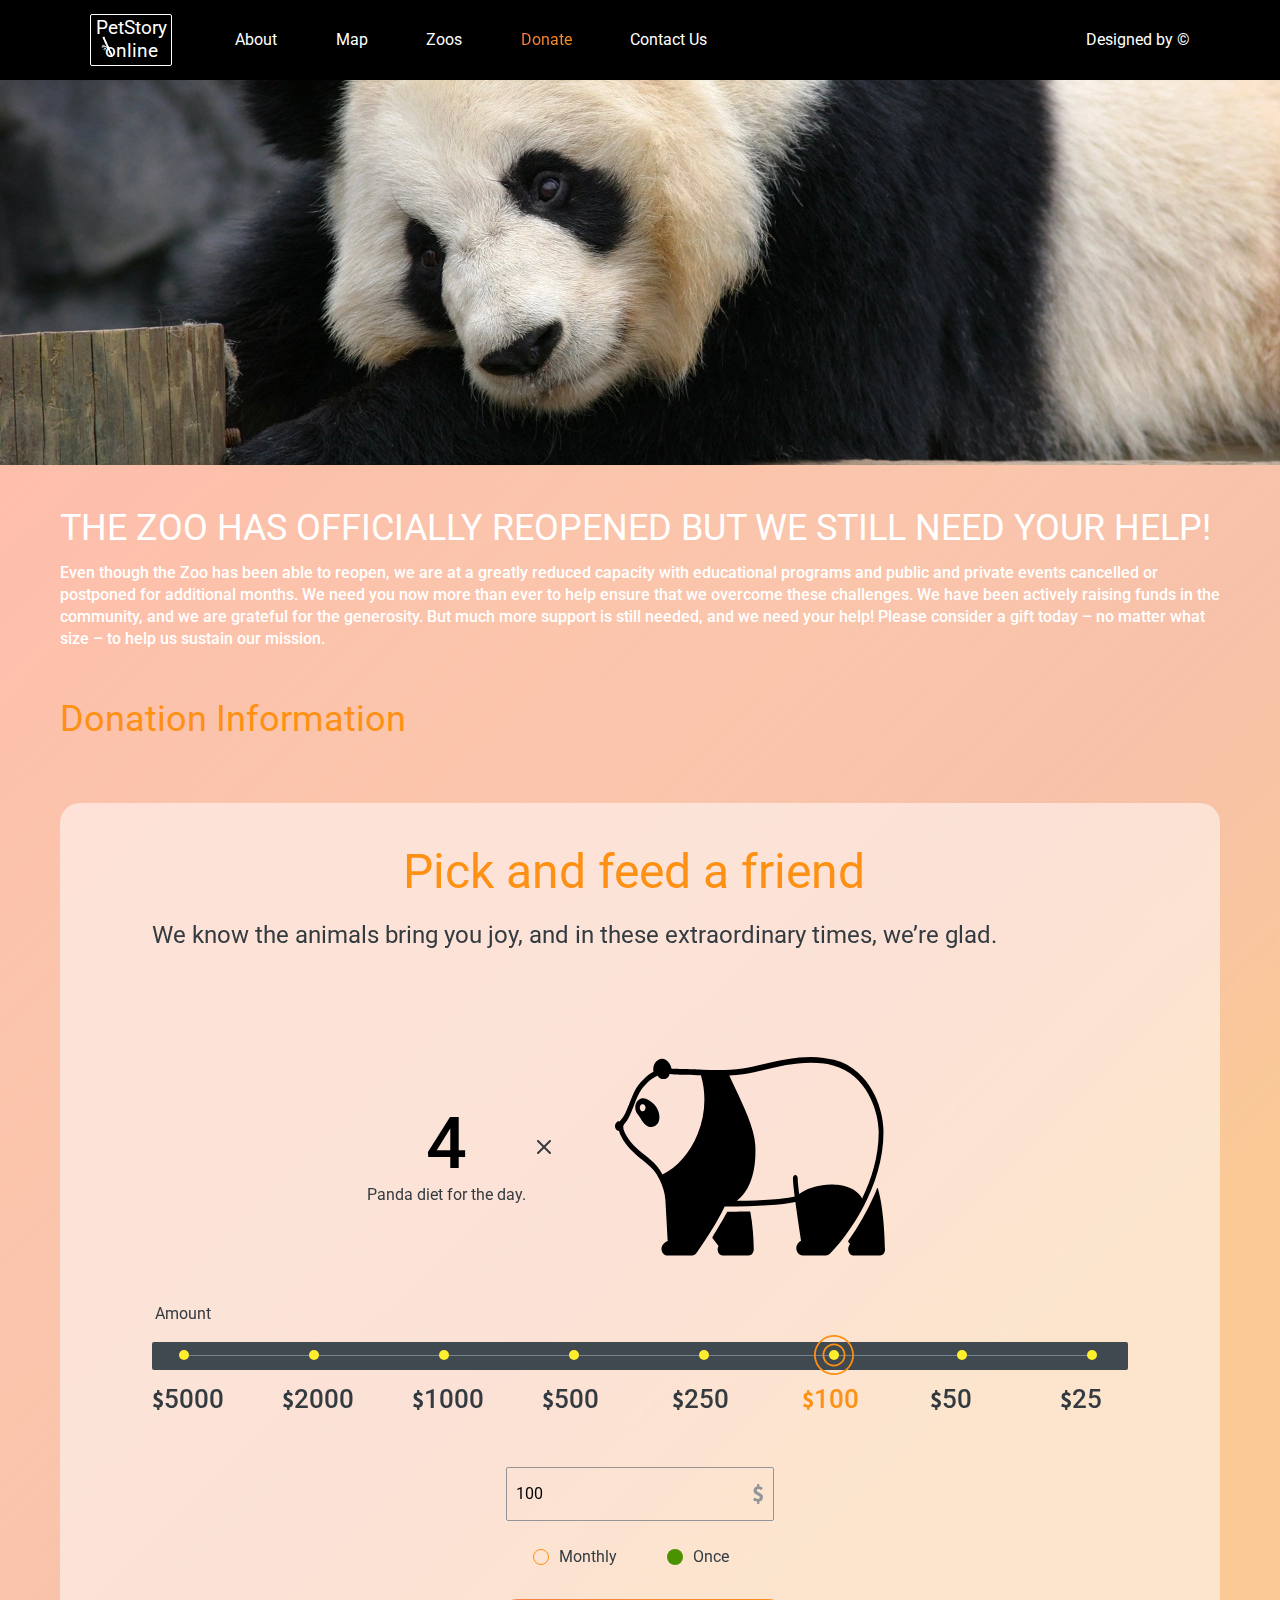
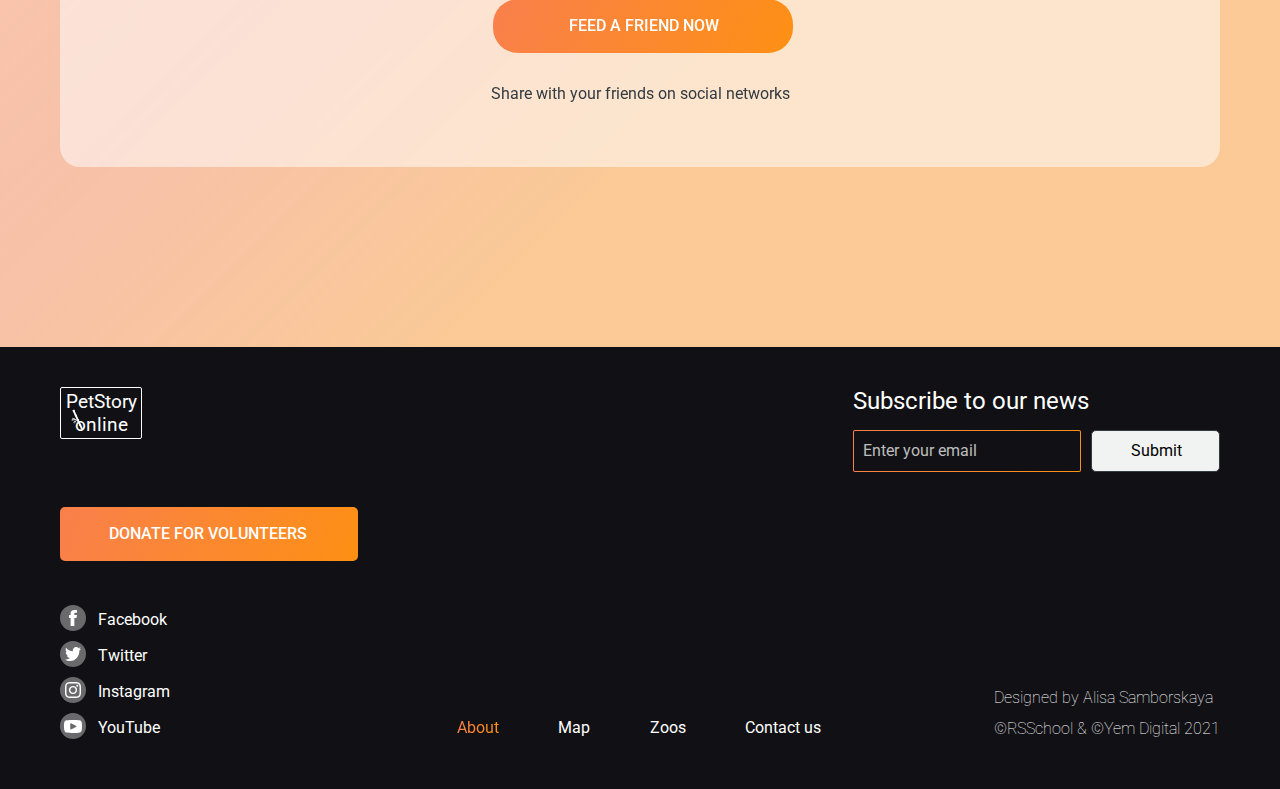
<file: online-zoo/pages/donate/index.html>
<!DOCTYPE html>
<html lang="en">
<head>
    <meta charset="UTF-8">
    <meta http-equiv="X-UA-Compatible" content="IE=edge">
    <meta name="viewport" content="width=device-width, initial-scale=1.0">
    <title>Online Zoo - Donate</title>
    <link rel="stylesheet" href="../../normalize.css">
    <link rel="stylesheet" href="../../style.css">
    <link rel="icon" href="../../favicon-16x16.png">
    <link rel="icon" href="../../favicon-32x32.png">
    <link rel="shortcut icon" href="../../favicon.ico">
    <link rel="preconnect" href="https://fonts.googleapis.com">
    <link rel="preconnect" href="https://fonts.gstatic.com" crossorigin>
    <link href="https://fonts.googleapis.com/css2?family=Roboto:wght@100;300;400;500;700&display=swap" rel="stylesheet">
</head>
<body>
    <div class="overlay"></div>
    <header class="header" id="header">
        <div class="header__wrapper">
            <div class="header__subwrapper">
                <div class="header__logo logo">
                    <a class="header__logo-link" href="../main/index.html">
                        <h1 class="logo-text header__logo-text">PetStory online</h1>
                    </a>
                </div>
                <nav class="header__menu menu">
                    <div class="header__logo logo menu__logo">
                        <a class="header__logo-link" href="../main/index.html">
                            <h1 class="logo-text header__logo-text">PetStory online</h1>
                        </a>
                    </div>
                    <ul class="menu-list">
                        <li class="menu__item">
                            <a class="menu__link" href="../main/index.html">About</a>
                        </li>
                        <li class="menu__item">
                            <a class="menu__link" href="#!">Map</a>
                        </li>
                        <li class="menu__item">
                            <a class="menu__link" href="#!">Zoos</a>
                        </li>
                        <li class="menu__item">
                            <a class="menu__link" href="../donate/index.html" id="donate">Donate</a>
                        </li>
                        <li class="menu__item">
                            <a class="menu__link" href="#!">Contact Us</a>
                        </li>
                    </ul>
                    <div class="header__contributions contributions menu__contributions">
                        <a class="contributions__link" href="https://www.figma.com/file/ypzT9idgAILaSRVRmDAJxn/online-zoo-3-weeks?node-id=0%3A1" target="_blank">
                            <span>Designed by ©</span>
                        </a>
                    </div>
                </nav>
            </div>
            <div class="header__burger burger">
                <div class="burger__line burger__line-1"></div>
                <div class="burger__line burger__line-2"></div>
                <div class="burger__line burger__line-3"></div>
            </div>
            <div class="header__contributions contributions">
                <a class="contributions__link" href="https://www.figma.com/file/ypzT9idgAILaSRVRmDAJxn/online-zoo-3-weeks?node-id=0%3A1" target="_blank">
                    <span>Designed by ©</span>
                </a>
            </div>
        </div>
    </header>
    <main class="main">
        <div class="panda-bg"></div>
        <div class="donate__wrapper-outer">
            <div class="donate__wrapper">
                <div class="donate main__donate">
                    <h3 class="donate__title">THE ZOO HAS OFFICIALLY REOPENED BUT WE STILL NEED YOUR HELP!</h3>
                    <div class="donate__par">Even though the Zoo has been able to reopen, we are at a greatly reduced capacity with educational programs and public and private events cancelled or postponed for additional months. We need you now more than ever to help ensure that we overcome these challenges. We have been actively raising funds in the community, and we are grateful for the generosity.  But much more support is still needed, and we need your help! Please consider a gift today – no matter what size – to help us sustain our mission.</div>
                    <h3 class="donate__title_orange">Donation Information</h3>
                    <div class="donate__content-wrapper_outer">
                        <div class="donate__content-wrapper_inner">
                            <h2 class="donate__content-title">Pick and feed a friend</h2>
                            <div class="donate__content-text">We know the animals bring you joy, and in these extraordinary times, we’re glad.</div>
                            <div class="donate__animal-wrapper">
                                <div class="donate__animal-amount">
                                    <div class="donate__animal_number">4</div>
                                    <div class="donate__animal_text">Panda diet for the day.</div>
                                </div>
                                <div class="donate__animal-cross">
                                    <img class="x-big" src="../../assets/svg/donate-x-icon.svg" alt="per symbol">
                                    <img class="x-small" src="../../assets/svg/donate-x-icon-small.svg" alt="per symbol">
                                </div>
                                <div class="donate__animal-pic">
                                    <img src="../../assets/svg/donate-pandasvg.svg" alt="panda image">
                                </div>
                            </div>
                            <div class="donate__slider-wrapper slider">
                                <div class="slider__amount">Amount</div>
                                <ul class="slider__content">
                                    <li class="slider__item slider__item_5000">
                                        <input class="slider__radio" type="radio" id="amount-option-5000" name="amount-option" value="5000">
                                        <label for="amount-option-5000">5000</label>
                                    </li>
                                    <li class="slider__item slider__item_2000">
                                        <input class="slider__radio" type="radio" id="amount-option-2000" name="amount-option" value="2000">
                                        <label for="amount-option-2000">2000</label>
                                    </li>
                                    <li class="slider__item slider__item_1000">
                                        <input class="slider__radio" type="radio" id="amount-option-1000" name="amount-option" value="1000">
                                        <label for="amount-option-1000">1000</label>
                                    </li>
                                    <li class="slider__item slider__item_500">
                                        <input class="slider__radio" type="radio" id="amount-option-500" name="amount-option" value="500">
                                        <label for="amount-option-500">500</label>
                                    </li>
                                    <li class="slider__item slider__item_250">
                                        <input class="slider__radio" type="radio" id="amount-option-250" name="amount-option" value="250">
                                        <label for="amount-option-250">250</label>
                                    </li>
                                    <li class="slider__item slider__item_100">
                                        <input class="slider__radio" type="radio" id="amount-option-100" name="amount-option" value="100" checked>
                                        <label for="amount-option-100">100</label>
                                    </li>
                                    <li class="slider__item slider__item_50">
                                        <input class="slider__radio" type="radio" id="amount-option-50" name="amount-option" value="50">
                                        <label for="amount-option-50">50</label>
                                    </li>
                                    <li class="slider__item slider__item_25">
                                        <input class="slider__radio" type="radio" id="amount-option-25" name="amount-option" value="25">
                                        <label for="amount-option-25">25</label>
                                    </li>
                                </ul>
                            </div>
                            <div class="donate__form-wrapper form">
                                <div class="form__input">
                                    <input class="form__input-field" type="number" placeholder="Another amount">
                                </div>
                                <ul class="form__radio">
                                    <li class="form__radio-el">
                                        <input class="form__radio-input" type="radio" id="monthly" name="amount">
                                        <label for="monthly">Monthly</label>
                                    </li>
                                    <li class="form__radio-el">
                                        <input class="form__radio-input" type="radio" id="once" name="amount" checked>
                                        <label for="once">Once</label>
                                    </li>
                                </ul>
                                <a href="#!" class="donate__button button">Feed a friend now</a>
                            </div>
                            <div class="donate__text">Share with your friends on social networks</div>
                        </div>
                    </div>
                </div>
            </div>
        </div>
    </main>
    <footer class="footer">
        <div class="footer__wrapper">
            <div class="footer__logo logo logo_footer">
                <a href="../main/index.html" class="footer__logo-link">
                    <div class="logo-text logo-text_footer">PetStory online</div>
                </a>
            </div>
            <div class="footer__subscribe subscribe">
                <div class="subscribe__title">Subscribe to our news</div>
                <form class="subscribe__form">
                    <input class="subscribe__input" type="email" placeholder="Enter your email" required>
                    <input class="subscribe__submit button_submit button button_default" type="submit" value="Submit">
                </form>
            </div>
            <a class="footer__button button" href="../donate/index.html">donate for volunteers</a>
            <div class="footer__social social">
                <a href="https://www.facebook.com/" class="social-container" target="_blank">
                    <div class="social__icon-container">
                        <img class="social__icon" src="../../assets/svg/footer-facebook.svg" alt="facebook icon">
                    </div>
                    <div class="social__name">Facebook</div>
                </a>
                <a href="https://twitter.com/" class="social-container" target="_blank">
                    <div class="social__icon-container">
                        <img class="social__icon" src="../../assets/svg/footer-twitter.svg" alt="twitter icon">
                    </div>
                    <div class="social__name">Twitter</div>
                </a>
                <a href="https://www.instagram.com/" class="social-container" target="_blank">
                    <div class="social__icon-container">
                        <img class="social__icon" src="../../assets/svg/footer-insta.svg" alt="instagram icon">
                    </div>
                    <div class="social__name">Instagram</div>
                </a>
                <a href="https://www.youtube.com/" class="social-container" target="_blank">
                    <div class="social__icon-container">
                        <img class="social__icon" src="../../assets/svg/footer-youtube.svg" alt="youtube icon">
                    </div>
                    <div class="social__name">YouTube</div>
                </a>
            </div>
            <div class="footer__menu menu">
                <ul class="footer__menu-list footer__menu-list_donate">
                    <li class="menu__item">
                        <a class="menu__item" id="about-footer" href="../main/index.html">About</a>
                    </li>
                    <li class="menu__item">
                        <a href="#!">Map</a>
                    </li>
                    <li class="menu__item">
                        <a href="#!">Zoos</a>
                    </li>
                    <li class="menu__item">
                        <a href="#!">Contact us</a>
                    </li>
                </ul>
            </div>
            <div class="footer__contributions contributions__footer contributions">
                <div class="contributions__footer_line-1">Designed by Alisa Samborskaya</div>
                <div class="contributions__footer_line-2">©RSSchool & ©Yem Digital 2021</div>
            </div>
        </div>
    </footer>
    <script type="module" src="./index.js"></script>
</body>
</html>
</file>
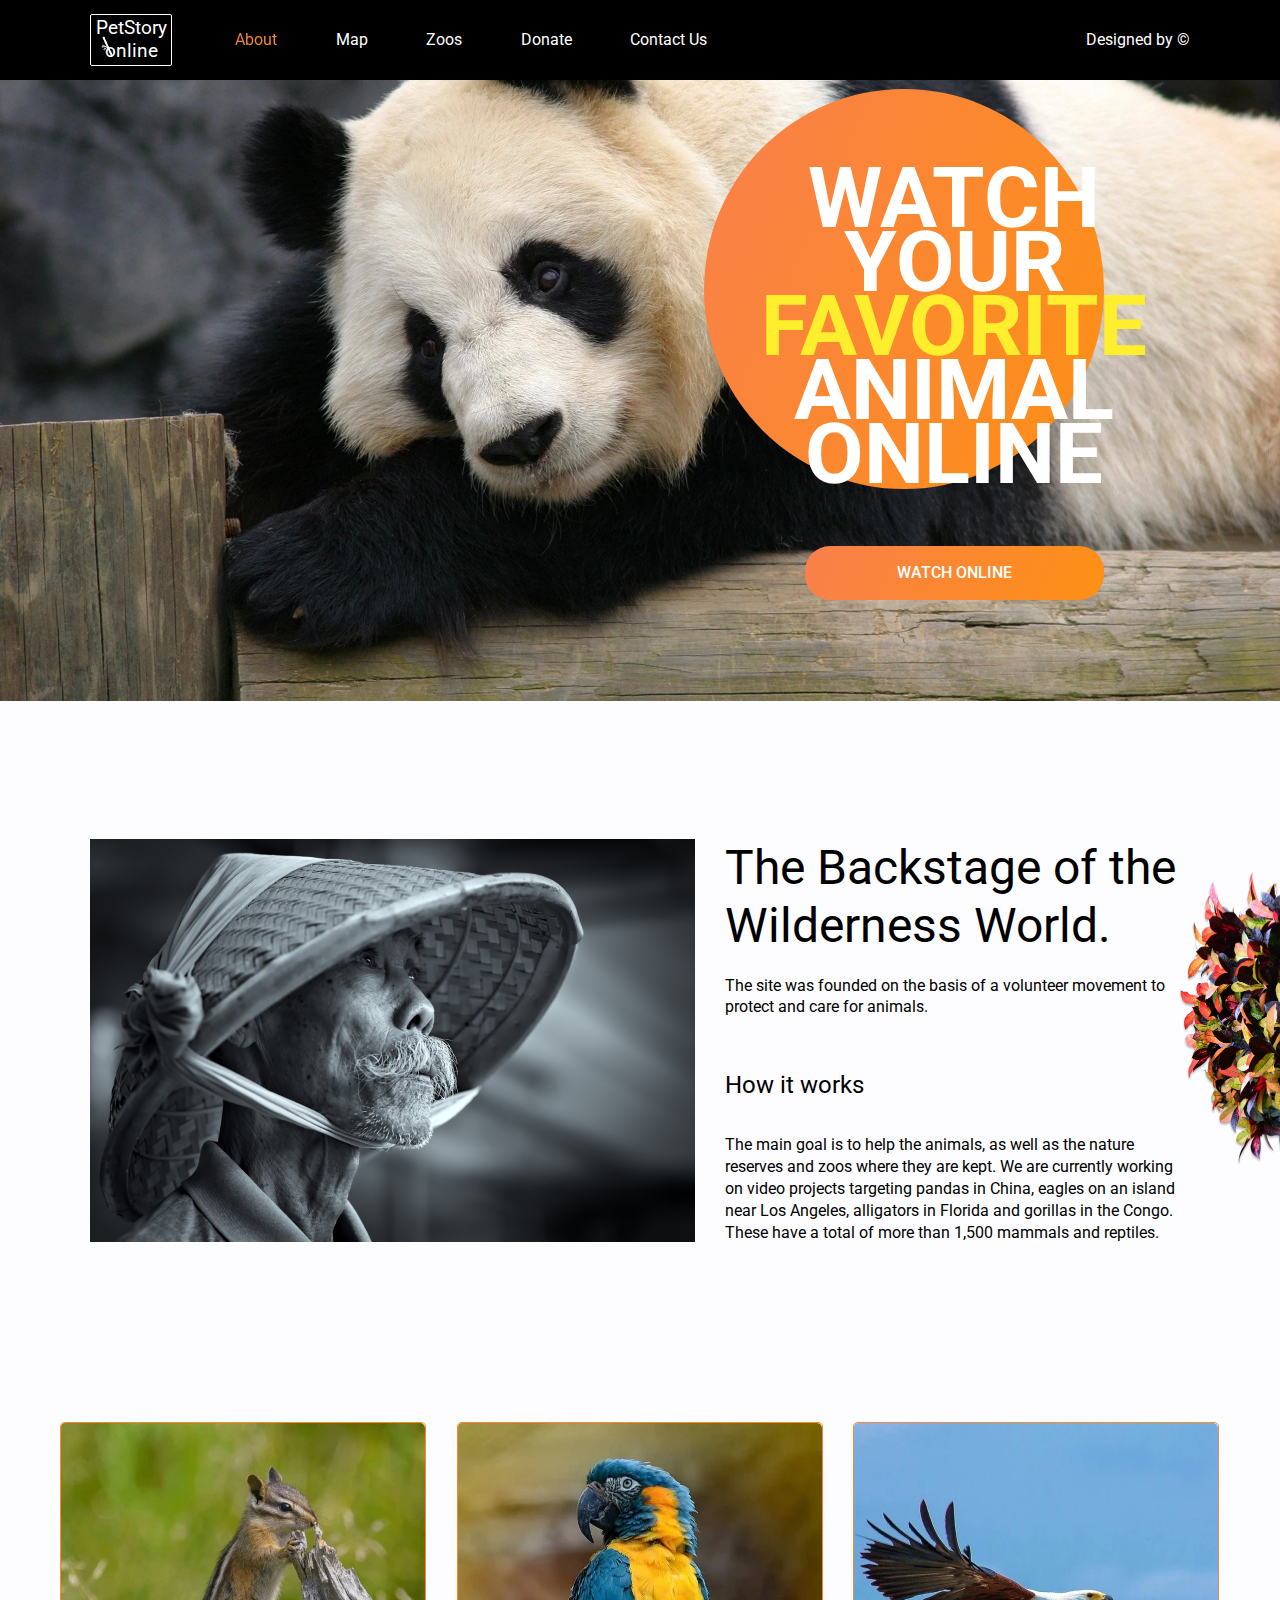
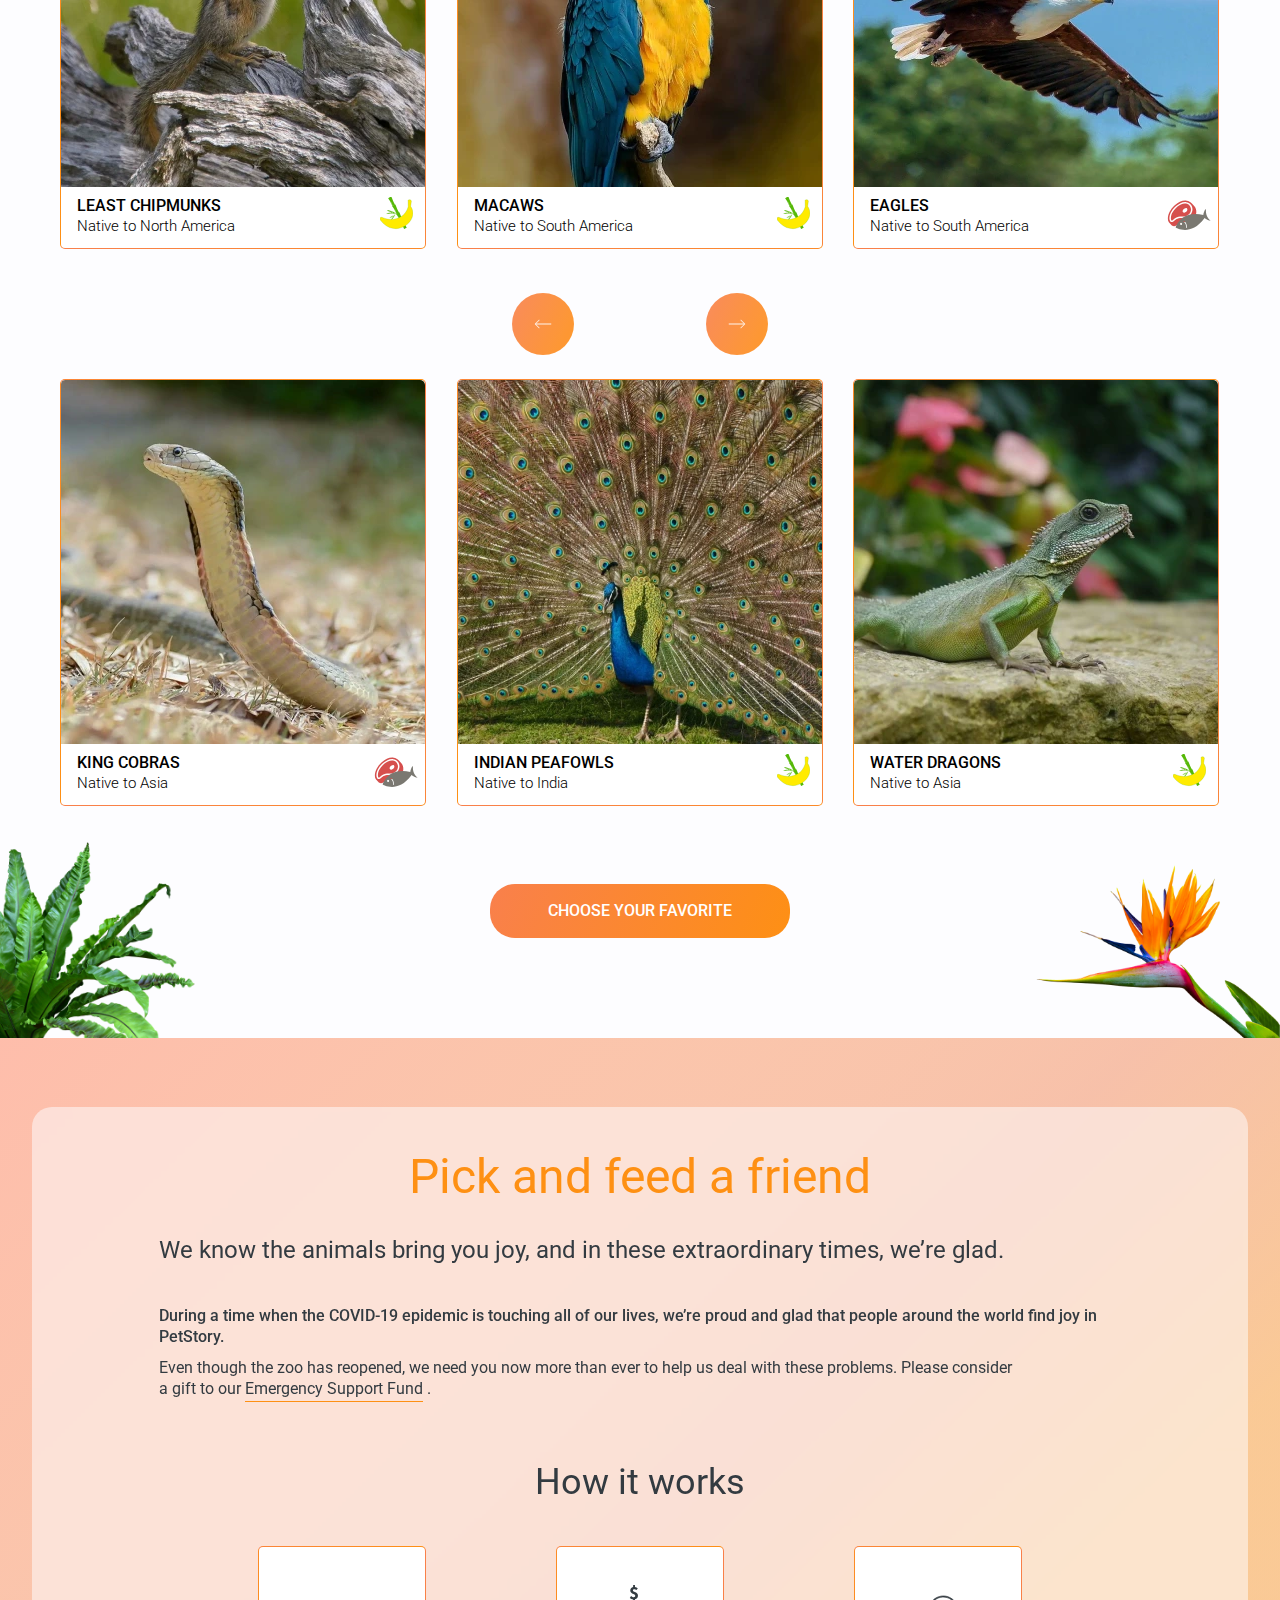
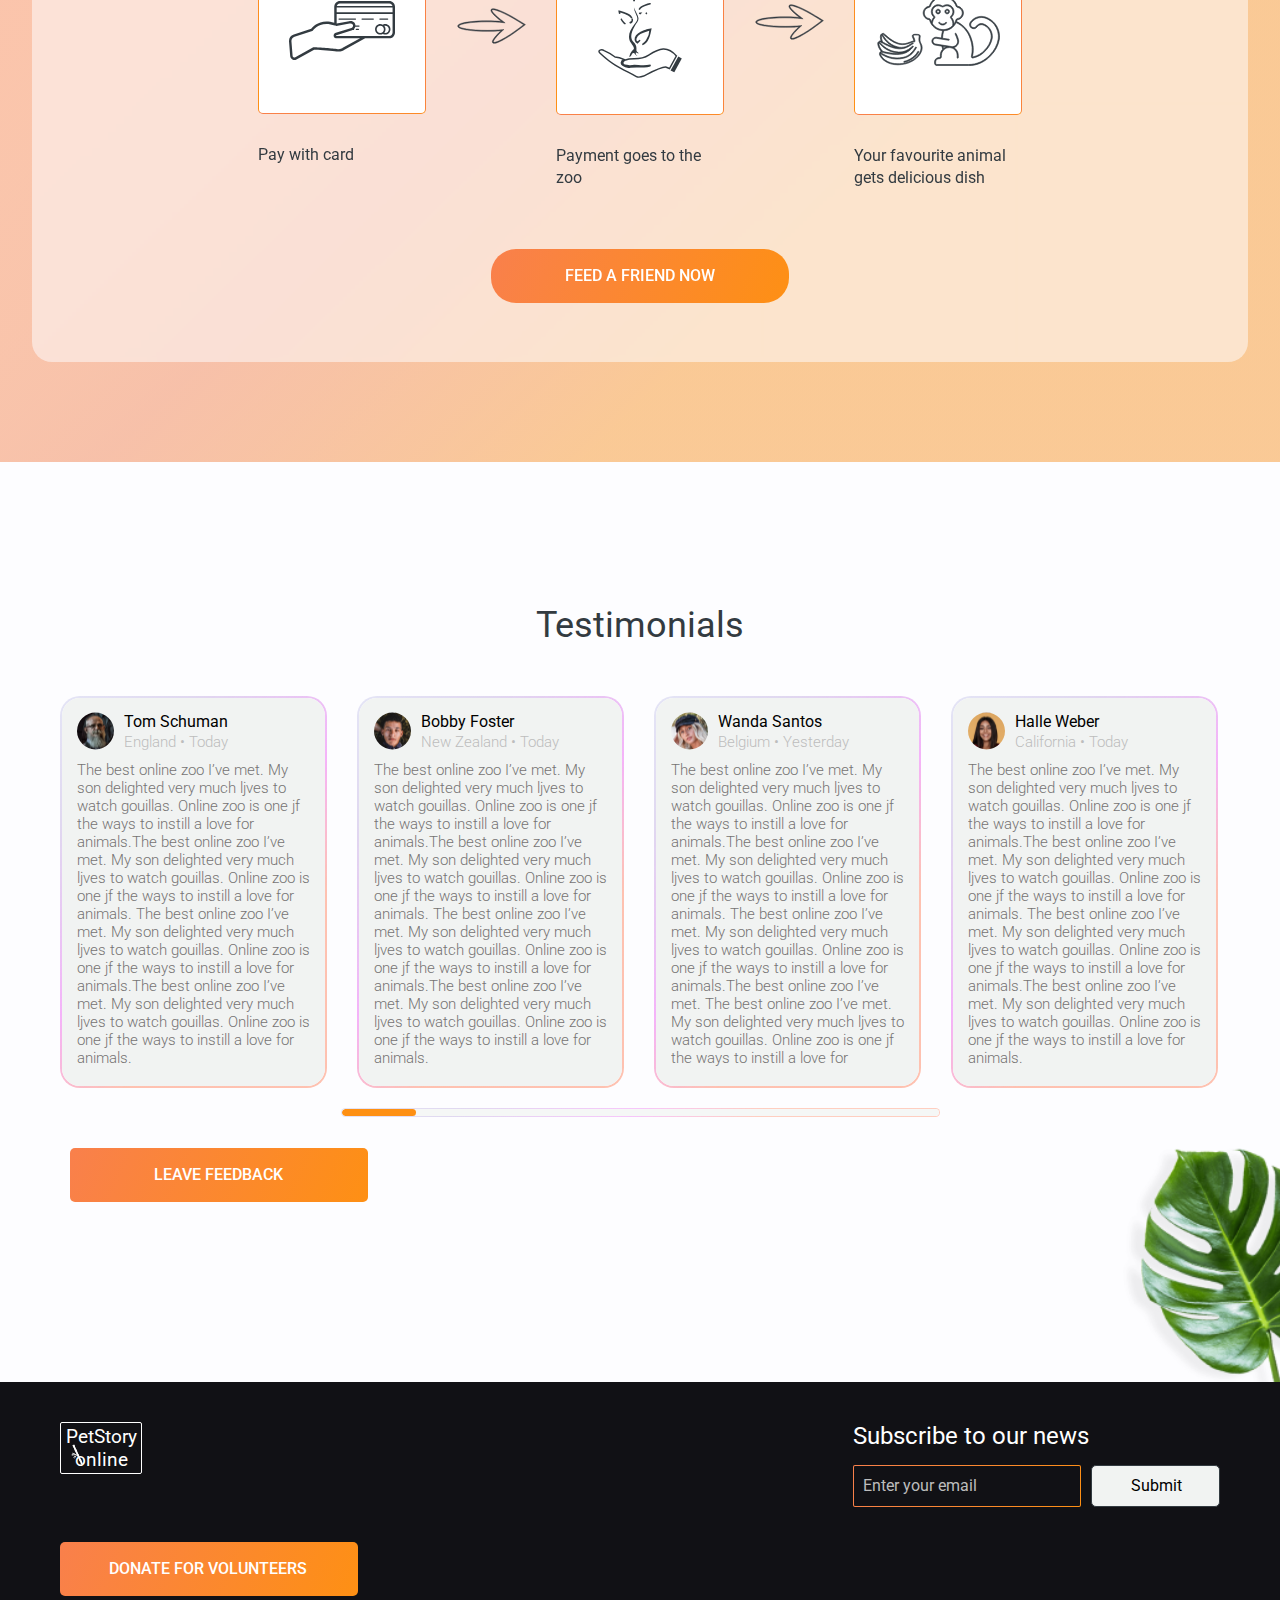
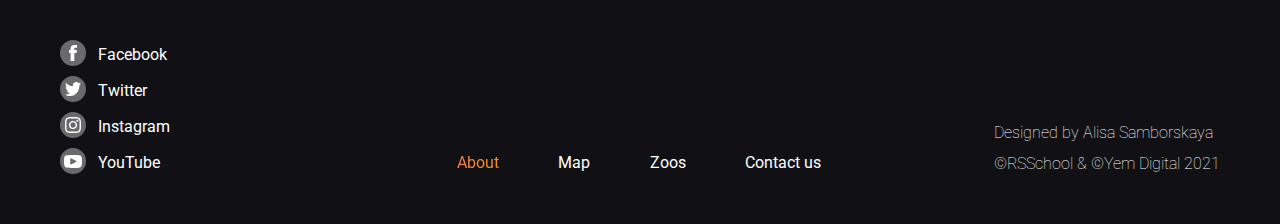
<file: online-zoo/pages/main/index.html>
<!DOCTYPE html>
<html lang="en">
<head>
    <meta charset="UTF-8">
    <meta http-equiv="X-UA-Compatible" content="IE=edge">
    <meta name="viewport" content="width=device-width, initial-scale=1.0">
    <title>Online Zoo</title>
    <link rel="stylesheet" href="../../normalize.css">
    <link rel="stylesheet" href="../../style.css">
    <link rel="icon" href="../../favicon-16x16.png">
    <link rel="icon" href="../../favicon-32x32.png">
    <link rel="shortcut icon" href="../../favicon.ico">
    <link rel="preconnect" href="https://fonts.googleapis.com">
    <link rel="preconnect" href="https://fonts.gstatic.com" crossorigin>
    <link href="https://fonts.googleapis.com/css2?family=Roboto:wght@100;300;400;500;700&display=swap" rel="stylesheet">
    <link rel="stylesheet" href="https://cdn.jsdelivr.net/npm/swiper@8/swiper-bundle.min.css">
</head>
<body>
    <div class="overlay"></div>
    <div class="popup-wrapper"></div>
    <header class="header" id="header">
        <div class="header__wrapper">
            <div class="header__subwrapper">
                <div class="header__logo logo">
                    <a class="header__logo-link" href="../main/index.html">
                        <h1 class="logo-text header__logo-text">PetStory online</h1>
                    </a>
                </div>
                <nav class="header__menu menu">
                    <div class="header__logo logo menu__logo">
                        <a class="header__logo-link" href="../main/index.html">
                            <h1 class="logo-text header__logo-text">PetStory online</h1>
                        </a>
                    </div>
                    <ul class="menu-list">
                        <li class="menu__item">
                            <a class="menu__link" href="../main/index.html" id="about">About</a>
                        </li>
                        <li class="menu__item">
                            <a class="menu__link" href="#!">Map</a>
                        </li>
                        <li class="menu__item">
                            <a class="menu__link" href="#!">Zoos</a>
                        </li>
                        <li class="menu__item">
                            <a class="menu__link" href="../donate/index.html">Donate</a>
                        </li>
                        <li class="menu__item">
                            <a class="menu__link" href="#!">Contact Us</a>
                        </li>
                    </ul>
                    <div class="header__contributions contributions menu__contributions">
                        <a class="contributions__link" href="https://www.figma.com/file/ypzT9idgAILaSRVRmDAJxn/online-zoo-3-weeks?node-id=0%3A1" target="_blank">
                            <span>Designed by ©</span>
                        </a>
                    </div>
                </nav>
            </div>
            <div class="header__burger burger">
                <div class="burger__line burger__line-1"></div>
                <div class="burger__line burger__line-2"></div>
                <div class="burger__line burger__line-3"></div>
            </div>
            <div class="header__contributions contributions">
                <a class="contributions__link" href="https://www.figma.com/file/ypzT9idgAILaSRVRmDAJxn/online-zoo-3-weeks?node-id=0%3A1" target="_blank">
                    <span>Designed by ©</span>
                </a>
            </div>
        </div>
    </header>
    <main class="main">
        <div class="main__watch watch">
            <div class="watch__wrapper">
                <div class="watch__subwrapper">
                    <div class="circle"></div>
                    <div class="watch__text">Watch your <span class="watch__text_yellow">favorite</span> animal online</div>
                </div>
                <a class="watch__button button" href="#!">watch online</a>
            </div>
        </div>
        <div class="wrapper-outer">
            <div class="content__wrapper">
                <div class="main__backstage backstage">
                    <div class="backstage__wrapper">
                        <div class="backstage__image-wrapper"></div>
                        <div class="backstage__text-wrapper">
                            <a class="watch__button button mobile-button" href="#!">watch online</a>
                            <h2 class="backstage__title">The Backstage of the Wilderness World.</h2>
                            <div class="backstage__text-1">The site was founded on the basis of a volunteer movement to protect and care for animals.</div>
                            <div class="backstage__subtitle">How it works</div>
                            <div class="backstage__text-2">The main goal is to help the animals, as well as the nature reserves and zoos where they are kept. We are currently working on video projects targeting pandas in China, eagles on an island near Los Angeles, alligators in Florida and gorillas in the Congo. These have a total of more than 1,500 mammals and reptiles.</div>
                        </div>
                    </div>
                </div>
            </div>
            <img class="backstage__leaves" src="../../assets/png/backstage-leaves.png" alt="Decorative leaves">
            <div class="content__wrapper">
                <div class="main__pets pets" id="pets">
                    <div class="pets__wrapper-outer"></div>
                    <a class="pets__button button" href="#!">choose your favorite</a>
                </div>
            </div>
            <div class="pets__arrow-bg pets__arrow-bg_left">
                <img class="pets__arrow-left" src="../../assets/svg/pets-banner-arrow.svg" alt="banner arrow left">
            </div>
            <div class="pets__arrow-bg pets__arrow-bg_right">
                <img src="../../assets/svg/pets-banner-arrow.svg" alt="banner arrow right" class="pets__arrow-right">
            </div>
            <img src="../../assets/png/pets-left.png" alt="Decorative plant" class="pets__fern">
            <img src="../../assets/png/pets-right.png" alt="Decorative plant" class="pets__flower">
        </div>
        <div class="wrapper-outer wrapper-outer_pick">
            <div class="content__wrapper content__wrapper_pick">
                <div class="main__peek peek">
                    <h2 class="peek__title">Pick and feed a friend</h2>
                    <div class="peek__text-wrapper">
                        <div class="peek__subtitle_h2">We know the animals bring you joy, and in these extraordinary times, we’re glad.</div>
                        <div class="peek__text_bold">During a time when the COVID-19 epidemic is touching all of our lives, we’re proud and glad that people around the world find joy in PetStory.</div>
                        <div class="peek__text">Even though the zoo has reopened, we need you now more than ever to help us deal with these problems. Please consider a gift to our <a class="peek__link" href="../donate/index.html">Emergency Support Fund</a> . </div>
                    </div>
                    <div class="peek__content-wrapper">
                        <h3 class="peek__subtitle_h3">How it works</h3>
                        <div class="peek__steps-container steps__container">
                            <div class="steps__step">
                                <div class="steps__icon-container steps__icon-container-1">
                                    <img src="../../assets/svg/peek-card.svg" alt="hand with credit card" class="steps__icon">
                                </div>
                                <div class="steps__text">Pay with card</div>
                            </div>
                        
                            <img src="../../assets/svg/peek-arrow.svg" alt="arrow" class="peek__arrow-1">
                            <img src="../../assets/svg/peek-arrow-green.svg" alt="arrow" class="peek__arrow-green-1">
                            <div class="steps__step">
                                <div class="steps__icon-container steps__icon-container-2">
                                    <img src="../../assets/svg/peek-hand.svg" alt="hand with plant on it" class="steps__icon">
                                </div>
                                <div class="steps__text">Payment goes to the zoo</div>
                            </div>
                        
                            <img src="../../assets/svg/peek-arrow.svg" alt="arrow" class="peek__arrow-2">
                            <img src="../../assets/svg/peek-arrow-green.svg" alt="arrow" class="peek__arrow-green-2">
                            <div class="steps__step">
                                <div class="steps__icon-container steps__icon-container-3">
                                    <img src="../../assets/svg/peek-monkey.svg" alt="monkey with bananas" class="steps__icon">
                                </div>
                                <div class="steps__text">Your favourite animal gets delicious dish</div>
                            </div>
                        </div>
                        <a class="peek__button button" href="../donate/index.html">Feed a friend now</a>
                    </div>
                </div>
            </div>
        </div>
        <div class="wrapper-outer wrapper-outer_testimonials">
            <div class="content__wrapper">
                <div class="main__testimonials testimonials">
                    <div class="testimonials__wrapper">
                        <h3 class="testimonials__title">Testimonials</h3>
                        <div class="testimonials__content">
                            <div class="testimonials__cards"></div>
                        <input type="range" name="testimonials" id="testimonials" value="0" min="0" max="7" step="1" value="0">
                        <a class="testimonials__button button" href="#!">leave feedback</a>
                    </div>
                    <img class="testimonials__leaf" src="../../assets/png/testimonials-leaf.png" alt="Decorative leaf">
                </div>
            </div>
        </div>
    </main>
    <footer class="footer">
        <div class="footer__wrapper">
            <div class="footer__logo logo logo_footer">
                <a href="../main/index.html" class="footer__logo-link">
                    <div class="logo-text logo-text_footer">PetStory online</div>
                </a>
            </div>
            <div class="footer__subscribe subscribe">
                <div class="subscribe__title">Subscribe to our news</div>
                <form class="subscribe__form">
                    <input class="subscribe__input" type="email" placeholder="Enter your email" required>
                    <input class="subscribe__submit button_submit button button_default" type="submit" value="Submit">
                </form>
            </div>
            <a class="footer__button button" href="../donate/index.html">donate for volunteers</a>
            <div class="footer__social social">
                <a href="https://www.facebook.com/" class="social-container" target="_blank">
                    <div class="social__icon-container">
                        <img class="social__icon" src="../../assets/svg/footer-facebook.svg" alt="facebook icon">
                    </div>
                    <div class="social__name">Facebook</div>
                </a>
                <a href="https://twitter.com/" class="social-container" target="_blank">
                    <div class="social__icon-container">
                        <img class="social__icon" src="../../assets/svg/footer-twitter.svg" alt="twitter icon">
                    </div>
                    <div class="social__name">Twitter</div>
                </a>
                <a href="https://www.instagram.com/" class="social-container" target="_blank">
                    <div class="social__icon-container">
                        <img class="social__icon" src="../../assets/svg/footer-insta.svg" alt="instagram icon">
                    </div>
                    <div class="social__name">Instagram</div>
                </a>
                <a href="https://www.youtube.com/" class="social-container" target="_blank">
                    <div class="social__icon-container">
                        <img class="social__icon" src="../../assets/svg/footer-youtube.svg" alt="youtube icon">
                    </div>
                    <div class="social__name">YouTube</div>
                </a>
            </div>
            <div class="footer__menu menu">
                <ul class="footer__menu-list">
                    <li class="menu__item">
                        <a class="menu__link" id="about-footer" href="../main/index.html">About</a>
                    </li>
                    <li class="menu__item">
                        <a class="menu__link" href="#!">Map</a>
                    </li>
                    <li class="menu__item">
                        <a class="menu__link" href="#!">Zoos</a>
                    </li>
                    <li class="menu__item">
                        <a class="menu__link" href="#!">Contact us</a>
                    </li>
                </ul>
            </div>
            <div class="footer__contributions contributions__footer contributions">
                <div class="contributions__footer_line-1">Designed by Alisa Samborskaya</div>
                <div class="contributions__footer_line-2">©RSSchool & ©Yem Digital 2021</div>
            </div>
        </div>
    </footer>
    <script type="module" src="./index.js"></script>
</body>
</html>
</file>
<file: online-zoo/style.css>
@import url(./variables.css);

html{
    box-sizing: border-box;
    scroll-behavior: smooth;
}

*, *::before, *::after{
    box-sizing: inherit;
}

p, h1, h2, h3, ul, figure{
    margin: 0;
    padding: 0;
}

img{
    max-width: 100%;
    height: auto;
}

h2{
    font: var(--h2);
}

.container{
    max-width: 1160px;
    margin: 0 auto;
    font: var(--body);
}

body{
    background-color: var(--black_blue);
}

/* Header styles start */

.header{
    color: #FFF;
    padding: 14px 0;
    background-color: #000;
    font: var(--body);
}

.header__wrapper{
    max-width: 1160px;
    display: flex;
    justify-content: space-between;
    align-items: center;
    margin: 0 auto;
}

.header__subwrapper{
    min-width: 617px;
    display: flex;
    justify-content: space-between;
    align-items: center;
}

.logo{
    max-width: 82px;
    border: 1.5px solid #FFF;
    border-radius: 2px;
    text-align: center;
    transition: .5s;
}

.logo:hover h1,
.logo:hover .logo-text_footer{
    color: var(--orange_solid);
    transition: .5s;
}

.logo:hover{
    border: 1.5px solid var(--orange_hover);
    transition: .5s;
}

.logo:hover .logo-text::before{
    filter: sepia(75) saturate(55) brightness(0.5);
}

.header__logo{
    position: relative;
}

a{
    text-decoration: none;
    color: #FFF;
}

.logo-text{
    margin: 2.25px 4.75px;
    font: var(--logo);
    transition: .5s;
}

.logo-text::before{
    content: url(./assets/svg/logo-bamboo.svg);
    position: absolute;
    bottom: 5%;
    left: 12.5%;
}

.menu-list{
    min-width: 472px;
    display: flex;
    justify-content: space-between;
}

.footer__menu-list a{
    padding-right: 30px;
}

.footer__menu-list a:last-of-type{
    padding-right: 0;
}

.burger,
.menu__logo,
.menu__contributions{
    display: none;
}

.menu__item, 
.contributions__link{
    background-clip: text;
    -webkit-background-clip: text;
    -moz-background-clip: text;
    list-style-type: none;
    cursor: pointer;
    transition: .5s;
}

#about,
#about-footer,
#donate{
    background: var(--orange);
    background-clip: text;
    -webkit-background-clip: text;
    -moz-background-clip: text;
    color: transparent;
}

.menu__link:hover,
.contributions__link:hover{
    background: var(--orange), #F9804B ;
    background-clip: text;
    -webkit-background-clip: text;
    -moz-background-clip: text;
    color: transparent;
    transition: .5s;
}

.menu__link:active,
.contributions__link:active{
    background: var(--green);
    background-clip: text;
    -webkit-background-clip: text;
    -moz-background-clip: text;
    color: transparent;
}

/* Header styles end */

.main__wrapper{
    max-width: 1160px;
    margin: 0 auto;
}

/* Watch styles start */

.watch{
    max-height: 43.6875%;
    margin: 0 auto;
    background-image: url(./assets/jpg/giant-panda.webp);
    background-position: 0 62%;
    background-repeat: no-repeat;
    background-size: cover;
    z-index: -2;
}

.watch__wrapper{
    position: relative;
    display: flex;
    flex-direction: column;
    max-width: 500px;
    margin: 0 0 0 55%;
    padding: 86px 0 101px 0;
}

.circle{
    position: absolute;
    left: -14.5%;
    top: 1.5%;
    min-width: 465px;
    min-height: 465px;
    border-radius: 250px;
    background: var(--orange);
}

.watch__text{
    font: var(--motto);
    text-align: center;
    text-transform: uppercase;
    color: #FFF;
    position: relative;
    margin-bottom: 60px;
}

.watch__text_yellow{
    color: var(--yellow);
}

.button{
    display: block;
    padding: 16px 92px;
    background: var(--orange), #F9804B;
    border-radius: 25px;
    font: var(--body-button);
    color: #FFF;
    text-transform: uppercase;
    text-decoration: none;
    background-clip: border-box;
    -webkit-background-clip: border-box;
    -moz-background-clip: border-box;
    transition: .5s;
}

.button:hover{
    background: var(--orange_hover);
    background-clip: border-box;
    -webkit-background-clip: border-box;
    -moz-background-clip: border-box;
    transition: .5s;
}

.button:active{
    background: var(--green);
    background-clip: border-box;
    -webkit-background-clip: border-box;
    -moz-background-clip: border-box;
}

.watch__button{
    position: relative;
    margin-left: auto;
    margin-right: auto;
}

/* Watch styles end */

.wrapper-outer{
    position: relative;
    margin: 0 auto;
    background-color: var(--frosted_glass);
    overflow: hidden;
}

.content__wrapper{
    max-width: 1160px;
    margin: 0 auto;
}

/* Backstage styles start */

.main__backstage{
    padding-top: 138px;
    padding-bottom: 178px;
}

.backstage__wrapper{
    display: flex;
    width: 100%;
    justify-content: space-between;
}

.backstage__image-wrapper{
    height: 403px;
    width: 695px;
    background-image: url(./assets/jpg/backstage-man.jpg);
    background-repeat: no-repeat;
}

.backstage__text-wrapper{
    min-height: 400px;
    max-width: 465px;
    display: flex;
    flex-direction: column;
}

.mobile-button{
    display: none;
}

.backstage__title{
    margin-bottom: 20px;
}

.backstage__subtitle{
    font: var(--subtitle);
    margin-bottom: 34px;
}

.backstage__text-1{
    font: var(--body-compressed);
    margin-bottom: 54px;
}

.backstage__text-2{
    font: var(--body);
}

.backstage__leaves{
    position: absolute;
    right: 0;
    top: 12px;
}

/* Backstage styles end */

/* Pets styles start */

.main__pets{
    padding-bottom: 100px;
    display: flex;
    flex-direction: column;
    justify-content: center;
    overflow: hidden;
}

.pets__slide{
    width: 100%;
    margin: 0 auto 78px auto;
    display: grid;
    position: relative;
    flex-shrink: 0;
    grid-template-rows: repeat(2, 1fr);
    grid-template-columns: repeat(3, 1fr);
    gap: 20px 30px;
    animation: 1s linear;
}

.card{
    max-width: 366px;
    max-height: 116.4%;
    border: 1px solid transparent;
    background: var(--orange);
    box-shadow: inset 0px 0px 0px 100vw #fff;
    border-radius: 5px;
    overflow: hidden ;
    transition: .7s;
}

.card:nth-of-type(7){
    display: none;
}

.card:hover .card__text-container{
    transform: translateY(-150%) translateX(10%) scale(1.2, 1.2);
    color: #fff;
    transition: .7s;
}

.card__icon_meat,
.card__icon_banana{
    transition: .7s;
}

.card:hover .card__icon_meat,
.card:hover .card__icon_banana{
    opacity: 0;
    transition: .7s;
}

.card:hover .card__image-container::after{
    opacity: 1;
    transition: .7s;
}

.card:hover .card__image-container{
    transform: scale(1.35);
    transition: .7s;
}

.card__image-container{
    position: relative;
    width: 100%;
    padding-top: 100%;
    border-radius: 4px 5px 0 0;
    transition: .7s;
}

.card__image-container::after{
    content: '';
    display: block;
    position: absolute;
    top: 0;
    width: 100%;
    height: 100%;
    background: rgba(27, 27, 27, 0.75);
    border-radius: 4px 4px 0 0;
    z-index: 1;
    opacity: 0;
    transition: .7s;
}

.card__image-1{
    background: url(./assets/jpg/pets-1.jpg) no-repeat center;
}

.card__image-2{
    background: url(./assets/jpg/pets-2.jpg) no-repeat center;
}

.card__image-3{
    background: url(./assets/jpg/pets-3.jpg) no-repeat center;
}

.card__image-4{
    background: url(./assets/jpg/pets-4.jpg) no-repeat center;
}

.card__image-5{
    background: url(./assets/jpg/pets-5.jpg) no-repeat center;
}

.card__image-6{
    background: url(./assets/jpg/pets-6.jpg) no-repeat center;
}

.card__image-7{
    background: url(./assets/jpg/pets-7.jpg) no-repeat center;
}

.card__info-container{
    min-width: 100%;
    padding: 8px 12px 13px 16px;
    display: flex;
    justify-content: space-between;
    opacity: 100%;
    transition: .7s;
}

.card__info-container_meat{
    padding-right: 7px;
}

.card__text-container{
    z-index: 2;
    transition: .7s;
}

.card__title{
    font: var(--body-button);
    text-transform: uppercase;
}

.card-subtitle{
    font: var(--small_p);
}

.pets__arrow-bg{
    position: absolute;
    top: 61.55%;
    width: 62px;
    height: 62px;
    background: var(--orange);
    border-radius: 50px;
    padding: 22px;
    opacity: 0.9;
    transition: .5s;
}

.pets__arrow-bg:hover{
    opacity: 1;
    transform: scale(1.1);
    transition: .5s;
}

.pets__arrow-bg:active{
    background: var(--green);
}

.pets__arrow-bg_left{
    left: 8.63%;
}

.pets__arrow-bg_right{
    right: 8.75%;
}

.pets__arrow-left{
    transform: scale(-1, 1);
}

.pets__fern{
    position: absolute;
    max-width: 880px;
    bottom: 0;
    left: -588px;
}

.pets__flower{
    position: absolute;
    bottom: 0;
    right: 0;
}

.pets__button{
    padding: 16px 58px;
    margin: 0 auto;
}

/* Pets styles end */

/* Pick styles start */

.wrapper-outer_pick{
    background: var(--orange_grad);
    padding: 69px 0 100px 0;
}

.content__wrapper_pick{
    background: #fdfdff85;
    backdrop-filter: blur(2px);
    border-radius: 20px;
}

.peek{
    color: var(--black_blue);
    max-width: 1042px;
    margin: 0 auto;
    padding: 41px 0 59px 0;
}

.peek__title{
    font: var(--h2);
    text-align: center;
    color: var(--orange_solid);
    margin-bottom: 30px;
}

.peek__text-wrapper{
    padding-left: 40px;
}

.peek__subtitle_h2{
    font: var(--subtitle);
    margin-bottom: 40px;
}

.peek__text_bold{
    font: var(--body-compressed_bold);
    margin-bottom: 10px;
}

.peek__text{
    max-width: 863px;
    font: var(--body-compressed);
    margin-bottom: 60px;
}

.peek__content-wrapper{
    display: flex;
    flex-direction: column;
}

.peek__link{
    color: var(--black_blue);
    border-bottom: 1px solid var(--orange_solid);
    text-decoration: none;
    padding-bottom: 2.5px;
    transition: .5s;
}

.peek__link:hover{
    border-bottom: 2px solid var(--orange_solid);
    transition: .5s;
}

.peek__subtitle_h3{
    font: var(--h3);
    text-align: center;
    margin-bottom: 40px;
}

.steps__container{
    min-width: 764px;
    margin: 0 auto;
    display: flex;
    justify-content: space-between;
    margin-bottom: 60px;
    position: relative;
}

.steps__step{
    max-width: 168px;
}

.steps__icon-container{
    background: #FFF;
    border-radius: 5px;
    border: 1px solid transparent;
    background: var(--orange);
    box-shadow: inset 0px 0px 0px 100vw #fff;
    margin-bottom: 30px;
}

.steps__icon-container-1{
    padding: 54px 30px 49px;
}

.steps__icon-container-2{
    padding: 38px 41px 32px 41.23px;
}

.steps__icon-container-3{
    padding: 48px 21.25px 43.4px 22px;
}

.peek__arrow-1{
    margin-bottom: 83px;
    max-width: 69px;
}

.peek__arrow-2{
    margin-bottom: 91px;
    max-width: 69px;
}

.peek__arrow-green-1,
.peek__arrow-green-2{
    display: none;
}

.steps__text{
    font: var(--body);
}

.peek__button{
    padding: 16px 74px;
    margin: 0 auto;
}

/* Pick styles end */

/* Testimonials styles end */

.testimonials__wrapper{
    display: flex;
    flex-direction: column;
    justify-content: center;
}

.main__testimonials{
    padding-bottom: 180px;
    z-index: -2;
}

.testimonials__title{
    font: var(--h3);
    color: var(--black_blue);
    text-align: center;
    padding-top: 140px;
    margin-bottom: 47px;
}

.testimonials__content{
    overflow-x: hidden;
}

.testimonials__cards{
    display: flex;
    width: 100%;
    justify-content: space-between;
    grid-column-gap: 30px;
    margin-bottom: 15.5px;
    transition: all 0.5s ease-in-out;
}

.testimonials__card{
    flex-shrink: 0;
    max-width: 267px;
    padding: 13px 14px 19px 14.5px;
    border: double 2px transparent;
    border-radius: 20px;
    background-image: linear-gradient(white, white), var(--pink_grad), var(--pink_grad);
    background-origin: border-box;
    background-clip: padding-box, border-box;
    box-shadow: inset 0px 0px 0px 100vw #F1F3F2;
}

.testimonials__card-2{
    padding: 13px 12px 19px 14.5px;
}

.testimonials__card-5{
    display: none;
}

.testimonials__contacts{
    display: flex;
    max-width: 215px;
    margin-bottom: 10px;
}

.testimonials__contacts-1{
    max-width: 189px;
}

.testimonials__pic{
    width: 37px;
    height: 37px;
}

.testimonials__name{
    font: var(--username);
}

.testimonials__place-time{
    font: var(--small_p);
    color: var( --gray_middle);
}

.testimonials__place{
    margin-right: 4px;
}

.testimonials__time{
    margin-left: 4px;
}

.testimonials__info{
    margin-left: 10px;
}

.testimonials__text{
    font: var(--small_p);
    color: var(--gray);
    max-height: 306px;
    overflow: hidden;
}

input[type='range']{
    overflow: hidden;
    width: 51.65%;
    appearance: none;
    border-radius: 5px;
    border: double 0.5px transparent;
    background-image: linear-gradient(white, white), var(--pink_grad);
    background-origin: border-box;
    background-clip: padding-box, border-box;
    cursor: pointer;
}
  
input[type='range']::-webkit-slider-runnable-track {
    height: 8px;
    border-radius: 5px;
    appearance: none;
    margin-top: -1px;
    box-sizing: content-box;
    background: #F5F7F6;
}

input[type='range']::-moz-range-track {
    height: 8px;
    border-radius: 5px;
    appearance: none;
    margin-top: -1px;
    box-sizing: content-box;
    background: #F5F7F6;
}
  
input[type='range']::-webkit-slider-thumb{
    width: 12.5%;
    height: 7px;
    appearance: none;
    margin-top: 1px;
    border-radius: 20px;
    cursor: pointer;
    background: var(--orange_solid);
}

input[type='range']::-moz-range-thumb{
    width: 115px;
    height: 7px;
    appearance: none;
    margin-top: 1px;
    border-radius: 20px;
    border: none;
    cursor: pointer;
    background: var(--orange_solid);
}

#testimonials{
    margin-left: calc(50% - 599px/2);
    margin-bottom: 31px;
}

.testimonials__button{
    max-width: 298px;
    border-radius: 5px;
    padding: 16px 84px;
}

.testimonials__leaf{
    width: 404px;
    height: auto;
    position: absolute;
    bottom: -129px;
    right: -161px;
}

/* Testimonials styles end */

/* Footer styles start */

footer{
    position: relative;
    background: #111115;
    font: var(--body);
    color: #FFF;
    padding-top: 40px;
    padding-bottom: 50px;
    z-index: 1;
}

.footer__wrapper{
    max-width: 1200px;
    margin: 0 auto;
    padding: 0 20px;
    display: grid;
    grid-template-areas: 
    "logo ... subscribe"
    "button ... ..."
    "social menu contributions";
    grid-template-rows: 120px 98px 134px;
    grid-template-columns: minmax(min-content, 298px) minmax(min-content, 495px) minmax(min-content, 367px);
    background: #111115;
}

.footer__logo{
    position: relative;
    margin-bottom: 68px;
    grid-area: logo;
}

.logo-text_footer{
    color: #FFF;
}

.footer__button{
    max-width: 298px;
    border-radius: 5px;
    padding: 16px 49px;
    margin-bottom: 44px;
    grid-area: button;
}

.footer__social{
    display: flex;
    flex-direction: column;
    max-height: 134px;
    min-width: 101px;
    justify-content: space-between;
    grid-area: social;
}

.social-container{
    display: flex;
    transition: .5s;
}

.social-container:hover{
    color: var(--orange_hover);
    transition: .5s;
}

.social-container:active{
    color: var(--green);
}

.social__icon-container{
    width: 26px;
    height: 26px;
    background: rgba(196, 196, 196, 0.5);
    border-radius: 20px;
    margin-right: 12px;
    display: flex;
    justify-content: center;
    align-items: center;
    transition: .5s;
}

.social-container:hover .social__icon-container{
    background: var(--orange_hover);
    transition: .5s;
}

.social-container:active .social__icon-container{
    background: var(--green);
}

.social__name{
    padding-top: 4px;
}

.footer__menu{
    grid-area: menu;
    align-self: flex-end;
    justify-self: end;
    min-width: 80%;
}

.footer__menu-list{
    display: flex;
    justify-content: space-between;
    margin-right: 32px;
}

.footer__subscribe{
    grid-area: subscribe;
}

.subscribe__title{
    font: var(--subtitle);
    margin-bottom: 14px;
}

.subscribe__form{
    display: flex;
    min-width: 367px;
    justify-content: space-between;
    margin-bottom: 216px;
}

.subscribe__input{
    min-width: 228px;
    min-height: 42px;
    padding: 10px 10px 10px 0px;
    background: transparent;
    border-radius: 2px;
    border: double 0.7px transparent;
    background-image: linear-gradient(#111115, #111115), var(--orange);
    background-origin: border-box;
    background-clip: padding-box, border-box;
}

input[type=email]:focus,
input[type=number]:focus{
    padding: 10px;
    outline: none;
    border-color: var(--green);
    transition: .5s;
}

input[type=email]:focus{
    color: #BDBDBD;
}

input[type=number]:focus{
    color: var(--black_blue);
}

input:focus::placeholder{
    color: transparent;
    transition: .5s;
}

::placeholder{
    font: var(--body);
    color: #BDBDBD;
    padding: 10px 7px 10px 9px;
}

.button_submit:active,
.button_submit:hover{
    color: var(--green);
    background: #F1F3F2;
    border: 1px solid var(--green);
}

.button_default{
    color: #000;
    background: var(--light_gray);
    border: 1px solid var(--black_blue);
    border-radius: 5px;
    font: var(--body);
}

.button_submit{
    max-width: 129px;
    height: 32.56%;
    padding: 9px 39px;
    text-transform: none;
    cursor: pointer;
}

.footer__contributions{
    grid-area: contributions;
    align-self: flex-end;
}

.contributions__footer{
    font: var(--thin_p);
    min-height: 52px;
    display: flex;
    flex-direction: column;
    justify-content: space-between;
    margin-left: auto;
}

/* Footer styles end */

/* * * * * * * * * * * */

/* Donate styles start */

.panda-bg{
    width: 100%;
    height: 385px;
    margin: 0 auto;
    background-image: url(./assets/jpg/giant-panda.webp);
    background-repeat: no-repeat;
    background-position: 33% 50%;
    background-size: 100%;
}

.donate__wrapper-outer{
    width: 100%;
    max-width: 100%;
    background: var(--orange_grad);
    padding-bottom: 180px;
}

.donate__wrapper{
    max-width: 1220px;
    margin: 0 auto;
}

.donate{
    margin: 0 30px;
}

.donate__title{
    font: var(--h3);
    color: #FFF;
    padding-top: 40px;
    margin-bottom: 10px;
}

.donate__par{
    font: var(--body-button);
    color: #FFF;
    margin-bottom: 46px;
}

.donate__title_orange{
    font: var(--h3);
    color: var(--orange_solid);
    margin-bottom: 60px;
}

.donate__content-wrapper_outer{
    background: rgba(255, 255, 255, 0.52);
    backdrop-filter: blur(2px);
    border-radius: 20px;
    padding-bottom: 62px;
}

.donate__content-wrapper_inner{
    max-width: 976px;
    margin: 0 auto;
    color: var(--black_blue);
}

.donate__content-title{
    font: var(--h2);
    color: var(--orange_solid);
    padding-top: 40px;
    text-align: center;
    padding-right: 13px;
    margin-bottom: 20px;
}

.donate__content-text{
    font: var(--subtitle);
    margin-bottom: 60px;
}

.donate__animal-wrapper{
    display: flex;
    max-width: 54.52%;
    justify-content: space-between;
    margin-left: 22%;
    margin-bottom: 43px;
}

.donate__animal-amount{
    display: flex;
    flex-direction: column;
    align-items: center;
    min-width: 159px;
    padding-top: 105px;
    margin-right: 11px;
}

.donate__animal_number{
    font: var(--donate_number);
    color: #000;
    margin-bottom: 11px;
}

.donate__animal_text{
    font: var(--body);
}

.donate__animal-cross{
    padding-top: 130px;
    margin-right: 64px;
    min-width: 14px;
}

.donate__animal-pic{
    min-width: 284px;
}

.slider__amount{
    font: var(--body);
    padding-left: 3px;
}

.slider__content{
    max-width: 100%;
    position: relative;
    display: flex;
    list-style: none;
    margin: 0 auto;
    padding: 0;
    margin-bottom: 50px;
    margin-top: 10px;
}

.slider__content::before{
    content: "";
    position: absolute;
    top: 20px;
    left: 29px;
    height: 1px;
    width: 908px;
    background: #72828e;
}

.slider__content::after {
    content: "";
    display: block;
    position: absolute;
    width: 100%;
    height: 28px;
    background: #404950;
    border-radius: 2px;
    top: 7px;
    z-index: -1;
}

.slider__item{
    position: relative;
    display: flex;
    flex-direction: column;
    align-items: center;
    justify-content: center;
    flex: 0 1 12.5%;
}

.slider__item:nth-child(1) {
    padding-right: 39px;
}

.slider__item:nth-child(2) {
    padding-right: 22px;
}
  
.slider__item:nth-child(3) {
    padding-right: 6px;
}
  
.slider__item:nth-child(4) {
    padding-right: 6px;
}

.slider__item:nth-child(5) {
    padding-left: 10px;
}
  
.slider__item:nth-child(6) {
    padding-left: 26px;
}

.slider__item:nth-child(7) {
    padding-left: 33px;
}

.slider__item:nth-child(8) {
    padding-left: 50px;
}

.slider__radio{
    position: absolute;
    z-index: 1;
    opacity: 0;
    background-image: url(./assets/svg/donate-circles.svg), url(./assets/svg/donate-circle.svg);
    transform: scale(0);
    transition: .5s;
}

.slider__radio + label{
    position: relative;
    display: flex;
    flex-direction: column;
    user-select: none;
    font-weight: 500;
    font-size: 26px;
    line-height: 140%;
    font: var(--donate_amount);
    text-transform: uppercase;
    transition: .5s
}

.slider__radio + label::before{
    content: "";
    display: inline-block;
    width: 40px;
    height: 40px;
    margin-bottom: 6px;
    background-image: url(./assets/svg/donate-circle.svg);
    background-repeat: no-repeat;
    background-position: center center;
    cursor: pointer;
    transition: .5s;
}

.slider__radio + label::after{
    content: "";
    display: inline-block;
    width: 10px;
    height: 20px;
    background-image: url(./assets/svg/donate-dollar.svg);
    background-repeat: no-repeat;
    position: absolute;
    top: 55px;
    left: -11px;
    transition: .5s
}

.slider__radio:checked + label{
    color: var(--orange_solid);
    transition: .5s
}

.slider__radio:checked{
    background-image: url(./assets/svg/donate-circles.svg), url(./assets/svg/donate-circle.svg);
    transform: scale(1);
    transition: .5s;
}
  
.slider__radio:checked + label::before{
    background-image: url(./assets/svg/roller_icon.svg);
    transform: scale(1);
    transition: .5s;
}
.slider__radio:checked + label::after{
    background-image: url(./assets/svg/donate-dollar-orange.svg);
    transition: .5s
}

.donate__form-wrapper{
    padding-left: 6px;
    max-width: 301px;
    display: flex;
    flex-direction: column;
    align-items: center;
    margin: 0 auto;
}

.form__input-field{
    min-width: 268px;
    min-height: 54px;
    padding: 10px 7px 10px 9px;
    border: 1px solid #929699;
    border-radius: 2px;
    background-color: transparent;
    background-image: url(./assets/svg/donate-dollar-small.svg);
    background-repeat: no-repeat;
    background-position: 96% 50%;
    font: var(--body);
    margin-right: 6px;
    margin-bottom: 25px;
    transition: .5s;
}

.form__input-field:focus{
    background-image: url(./assets/svg/donate-dollar-green.svg);
    font: var(--body);
    color: var(--black_blue);
    transition: .5s;
}

.form__input-field::placeholder{
    padding: 10px 7px 10px 0;
}

input::-webkit-outer-spin-button,
input::-webkit-inner-spin-button{
    -webkit-appearance: none;
    -moz-appearance: none;
    appearance: none; 
}

input[type=number] {
    -moz-appearance: textfield;
}

.form__radio{
    display: flex;
    gap: 50px;
    list-style: none;
    padding: 0;
    margin-bottom: 31px;
    margin-right: 25px;
}

.form__radio-input{
    display: none;
}

.form__radio-input + label{
    user-select: none;
    font: var(--body);
    display: flex;
}

.form__radio-input + label::before {
    content: "";
    display: block;
    width: 16px;
    height: 16px;
    margin-right: 10px;
    border-radius: 20px;
    border: 1px solid var(--orange_solid);
    align-self: center;
    justify-self: center;
}

.form__radio-input:checked + label::before {
    content: "";
    display: block;
    width: 16px;
    height: 16px;
    margin-right: 10px;
    border-radius: 20px;
    border: 1px solid transparent;
    background: var(--green);
}

.donate__button{
    width: 101.5%;
    padding: 16px 50px 16px 76px;
    margin-bottom: 30px;
}

.donate__text{
    font: var(--body);
    text-align: center;
}

.x-small{
    display: none;
}

/* Donate styles end */

/* * * * * * * * * * * */

@media screen and (max-width: 1599px){
    .header__wrapper{
        padding: 0 30px;
    }

    .watch__text{
        font: var(--motto-1000);
    }

    .circle {
        left: 0;
        min-width: 400px;
        min-height: 400px;
    }

    .backstage__image-wrapper{
        margin: 0 30px;
    }

    .backstage__text-wrapper{
        margin-right: 30px;
    }

    .backstage__leaves{
        transform: scale(0.8);
        right: -2%;
    }

    .pets__slide{
        gap: 130px 30px;
    }

    .card:hover .card__image-container {
        transform: scale(1.5);
    }

    .pets__arrow-bg_left{
        left: 40%;
    }

    .pets__arrow-bg_right{
        right: 40%;
    }

    .pets__fern {
        max-width: 382px;
        left: -176px;
    }

    .pets__flower {
        transform: scale(0.7);
        bottom: -45px;
        right: -55px;
    }

    .content__wrapper_pick{
        max-width: 95%;
    }

    .testimonials__button{
        margin-left: 10px;
    }
}

@media screen and (max-width: 1399px){
    .backstage__leaves{
        transform: scale(0.5);
        right: -4%;
    }
}

@media screen and (max-width: 1270px){
    .backstage__leaves{
        transform: scale(0.3);
        top: 4.5%;
        right: -7%;
    }
}

@media screen and (max-width: 1270px){
    .pets__slide{
        width: 90%;
    }
}

@media screen and (max-width: 1090px){
    .footer__button{
        text-align: center;
        padding: 16px 4px;
    }

    .slider__content{
        max-width: 95%;

    }

    .slider__amount{
        margin-left: 2.5%;
    }

    .slider__content::before{
        width: 93%;
    }

    .donate__content-text{
        margin: 0 40px;
    }
}

/* 1000 styles start */

@media screen and (max-width: 1000px){
    .header{
        position: relative;
        z-index: 1;
    }

    .header__wrapper{
        max-width: 940px;
        padding: 0;
    }

    .header__subwrapper{
        min-width: 576px;
    }

    .menu-list{
        min-width: 431px;
    }

    .watch{
        max-height: 504px;
        background-size: 120%;
        background-position: -100px 65%;
    }

    .watch__wrapper{
        margin: 0 0 0 46.5%;
        padding: 42px 0 101px 0;
    }

    .circle{
        left: -1.8%;
        top: -2.2%;
        min-width: 367px;
        min-height: 367px;
    }

    .watch__text{
        font: var(--motto-1000);
        margin-bottom: 40px;
    }

    .content__wrapper{
        max-width: 940px;
    }

    .main__backstage{
        padding: 108px 0 142px 0;
        padding-top: 108px;
    }

    .backstage__leaves{
        display: none;
    }

    .backstage__image-wrapper{
        width: 455px;
        height: 408px;
        background-position: 50% 0;
        background-size: cover;
        margin: 0;
    }

    .backstage__text-wrapper{
        max-width: 454px;
        margin: 0;
    }

    .backstage__title{
        margin-top: -9px;
    }

    .main__pets{
        padding-bottom: 140px;
    }

    .pets__slide{
        gap: 92px 30px;
        margin-bottom: 80px;
        width: 100%;
    }

    .card:nth-of-type(7){
        display: block;
    }

    .card:hover .card__image-container{
        transform: scale(1.5);
        transition: .7s;
    }

    .card_panda{
        order: 1;
    }

    .card_eagle{
        order: 2;
    }

    .card_cheetah{
        order: 3;
    }

    .card_gorilla{
        order: 4;
    }

    .card_alligator{
        order: 5;
    }

    .card_penguin{
        order: 6;
    }

    .card__image-container{
        background-size: contain;
    }

    .pets__arrow-bg{
        top: 1037px;
    }

    .pets__arrow-bg_left{
        left: 35.3%;
    }
    
    .pets__arrow-bg_right{
        right: 35.2%;
    }

    .pets__fern{
        max-width: 386px;
        left: -192px;
    }

    .pets__flower{
        max-width: none;
        right: -60px;
    }

    .wrapper-outer_pick{
        padding: 30px 0 50px 0;
    }

    .main__peek{
        max-width: 940px;
    }

    .peek{
        padding: 30px 0 50px 0;
    }

    .peek__text-wrapper {
        max-width: 892px;
        padding-left: 49px;
    }

    .peek__title{
        margin-bottom: 20px;
    }

    .peek__subtitle_h2{
        margin-bottom: 20px;
    }

    .peek__text_bold{
        max-width: 813px;
    }

    .peek__link{
        padding-bottom: 0;
    }

    .peek__text{
        margin-bottom: 40px;
    }

    .steps__container{
        margin-bottom: 71px;
    }

    .main__testimonials{
        padding-bottom: 140px;
    }

    .testimonials__title{
        padding-top: 101px;
        margin-bottom: 30px;
    }

    .testimonials__cards {
        margin-bottom: 14.5px;
        max-width: none;
    }

    .testimonials__card{
        max-width: 293px;
        max-height: 391px;
        padding: 13px 24px 39px 12.5px;
        margin: 0;
    }

    .testimonials__text_1000{
        display: block;
        height: 284px;
        max-width: 250px;
        overflow: hidden;
    }

    .testimonials__text_1600,
    .testimonials__text_mobile,
    .testimonials__text_tablet{
        display: none;
    }

    .testimonials__text_michael{
        max-width: 259px;
    }

    .testimonials__text_oska{
        max-width: 250px;
    }

    .testimonials__text_fredericka{
        max-width: 257px;
    }

    .testimonials__card-1{
        order: 1;
    }

    .testimonials__card-2{
        display: none;
    }

    .testimonials__card-3{
        order: 3;
    }

    .testimonials__card-4{
        display: none;
    }

    .testimonials__card-5{
        display: block;
        order: 2;
    }

    .testimonials__button{
        margin-left: 0;
    }

    .contacts_down{
        max-width: 210px;
        margin-top: -6px;
        margin-bottom: 16px;
    }

    input[type='range']{
        overflow: hidden;
        width: 42%;
    }
    
    input[type='range']::-moz-range-thumb{
        width: 75px;
    }

    #testimonials{
        margin-left: 28.5%;
        margin-bottom: 52px;
    }

    .testimonials__leaf{
        max-width: 328px;
        bottom: -10.3%;
        right: -13%;
    }

    .testimonials__button{
        margin: 0
    }

    .footer__wrapper{
        max-width: 980px;
        grid-template-columns: minmax(max-content, 298px) minmax(min-content, 242px) minmax(min-content, 398px);
    }

    .footer__button{
        min-width: 298px;
    }

    .footer__menu{
        position: relative;
        right: 2%;
        min-width: 362px;
    }

    .footer__subscribe{
        position: relative;
        right: 33%;
    }

    .footer__contributions{
        position: relative;
        right: 24%;
    }

    .panda-bg {
        height: 389px;
        background-position: 29% 50%;
        background-size: 160%;
    }

    .donate__wrapper-outer{
        padding-bottom: 30px;
    }

    .donate__content-wrapper_outer{
        padding-bottom: 45px;
    }

    .donate__title{
        max-width: 800px;
        margin-bottom: 30px;
    }

    .donate__title_orange {
        margin-bottom: 40px;
    }

    .donate__content-title {
        padding-top: 20px;
        margin-bottom: 10px;
    }

    .donate__content-text {
        padding-left: 47px;
        margin: 0;
    }

    .donate__animal-wrapper {
        margin-left: 21%;
        margin-top: 60px;
    }

    .slider__amount{
        margin-left: 62px;
    }

    .slider__item{
        flex: 0 1 13.8%;
    }

    .slider__item_5000{
        display: none;
    }

    .slider__content::before {
        width: 87.1%;
    }

    .slider__content{
        margin-left: 6%;
    }

    .slider__content::after {
        left: 1%;
        width: 91.7%;
    }

    .slider__radio + label{
        position: relative;
        left: 17px;
    }

    .slider__radio + label::before {
        background-position: center center;
        position: relative;
        left: -17px;
    }

    .slider__radio:checked + label::before {
        background-position: center center;
    }

    .slider__radio + label::after {
        left: -12px;
    }

    .slider__item:nth-child(2){
        padding-right: 54px;
    }

    .slider__item:nth-child(3){
        padding-right: 37px;
    }

    .slider__item:nth-child(4){
        padding-right: 36px;
    }

    .slider__item:nth-child(5){
        padding-right: 30px;
    }

    .slider__item:nth-child(6){
        padding-right: 30px;
    }

    .slider__item:nth-child(7){
        padding-right: 25px;
    }

    .slider__item:nth-child(8){
        padding-right: 27px;
    }

    .footer__menu-list_donate{
        margin-left: 14px;
        margin-right: 18px;
    }
}

/* 1000 styles end */

@media screen and (max-width: 999px){
    .header__wrapper{
        margin: 0 20px;
    }

    .menu-list{
        margin-right: 40px;
    }

    .header__subwrapper{
        min-width: 495px;
    }

    .menu-list{
        min-width: 321px;
    }

    .watch__wrapper {
        max-width: 420px;
    }

    .watch__text {
        font: 700 68px/51.2px Roboto, sans-serif;
        margin-bottom: 80px;
    }

    .circle {
        top: 0;
        min-width: 290px;
        min-height: 290px;
    }

    .backstage__image-wrapper{
        margin: 0 40px 0 20px;
    }

    .backstage__text-wrapper{
        margin-right: 30px;
    }

    .main__backstage {
        padding: 108px 0 80px 0;
    }

    .pets__slide{
        width: 95%;
    }

    .card:hover .card__image-container {
        transform: scale(1.7);
    }

    .pets__arrow-bg{
        top: 58%;
    }

    .card{
        width: 100%;
    }

    .content__wrapper_pick{
        max-width: 95%;
        padding: 10px 20px;
    }

    .testimonials__cards{
        max-width: 95%;
    }

    .testimonials__card{
        margin: 0 10px;
        overflow: hidden;
    }

    .testimonials__pic{
        margin-right: 10px;
    }

    .testimonials__button{
        margin-left: 20px;
    }

    .subscribe__form{
        flex-wrap: wrap;
    }

    .footer__wrapper{
        grid-template-columns: repeat(3, minmax(0, 1fr));
        grid-template-areas: 
        "logo ... subscribe"
        "button ... subscribe"
        "social menu contributions";
    }

    .footer__contributions{
        position: static;
    }

    .footer__menu{
        justify-self: unset;
    }

    .footer__menu-list {
        max-width: 159px;
        flex-direction: column;
    }

    .donate__content-text{
        padding: 0 47px;
    }

    .slider__content{
        width: 600px;
        margin-left: auto;
        margin-right: auto;
    }

    .slider__content::before {
        width: 85%;
        left: 48px;
    }

    .slider__content::after {
        width: 99.6%;
    }

    .slider__radio + label{
        position: relative;
        left: 34px;
    }

    .slider__radio + label::before {
        background-position: center center;
        position: relative;
        left: -17px;
    }

    .slider__radio + label::after {
        left: -12px;
    }

    .slider__item:nth-child(2),
    .slider__item:nth-child(3),
    .slider__item:nth-child(4),
    .slider__item:nth-child(5),
    .slider__item:nth-child(6),
    .slider__item:nth-child(7),
    .slider__item:nth-child(8){
        padding: 0 10px;
    }

}

@media screen and (max-width: 840px){
    .backstage__wrapper{
        flex-direction: column;
        width: 85%;
        margin: 0 auto;
    }

    .backstage__image-wrapper {
        margin: 0 40px 0 0px;
    }

    .backstage__text-wrapper{
        max-width: none;
        margin-top: 40px;
    }

    .pets__arrow-bg {
        top: 67%;
    }

    .steps__container{
        min-width: 95%;
    }

    .steps__step{
        margin: 0 10px;
    }

    .subscribe__form{
        flex-direction: column;
        min-width: 160px;
        max-width: 240px;
        min-height: 100px;
        justify-content: space-between;
    }

    .subscribe__input{
        min-width: none;
    }

    .footer__button{
        min-width: 260px;
    }

}

@media screen and (max-width: 780px){
    .steps__step {
        max-width: none;
    }

    .steps__icon-container{
        width: 130px;
        height: 130px;
    }

    .testimonials__name{
        min-width: 140px;
    }

}

@media screen and (max-width: 750px){
    .pets__slide{
        grid-template-rows: repeat(3, 1fr);
        grid-template-columns: repeat(2, 1fr);
        justify-items: center;
        margin-right: 0;
    }

    .pets__arrow-bg{
        top: 54%;
    }

    .testimonials__cards{
        flex-direction: column;
        max-width: none;
    }

    .testimonials__card{
        max-width: none;
        margin-bottom: 20px;
    }

    .testimonials__text{
        max-width: none;
        height: auto;
    }

    .testimonials__contacts{
        max-width: 215px;
    }

    .testimonials__contacts-1{
        max-width: 190px;
    }

    .donate__animal-pic{
        transform: scale(0.7);
    }

    .donate__animal-cross{
        margin-right: 0;
    }
}

@media screen and (max-width: 700px){
    .pets__arrow-bg{
        top: 54.5%;
    }
}

@media screen and (max-width: 660px){
    .pets__arrow-bg{
        top: 55%;
    }
}

/* 640 styles start */

@media screen and (max-width: 640px){
    .header {
        width: 100%;
        padding: 0;
        position: fixed;
        margin: 0 auto;
        z-index: 99;
    }

    .header__wrapper{
        max-width: 620px;
        margin: 0;
    }

    .header__contributions{
        display: none;
    }

    .header__logo{
        border: none;
        margin-left: 4.2%;
    }

    .logo{
        max-width: 47px;
    }

    .header__logo-text{
        font: var(--logo-tablet);
        margin: 3px 5px 1px 0;
    }

    .logo-text::before {
        transform: scale(0.65);
        left: 3.5%;
        top: 37%;
    }

    .burger{
        position: relative;
        width: 18px;
        height: 10px;
    }
    
    .header__burger{
        margin-right: 10px;
    }

    .burger,
    .menu__logo,
    .menu__contributions{
        display: block;
    }

    .menu{
        position: fixed;
        display: flex;
        flex-direction: column;
        top: -100%;
        left: 0;
        width: 100%;
        height: 330px;
        background: #FFF;
        padding: 10px;
        transition: all 0.6s ease-in;
    }

    .menu-list{
        max-width: none;
        min-height: 170px;
        flex-direction: column;
        margin: 0 0 15px 0;
    }

    .menu__logo{
        margin: 0 0 30.4px 0;
        border: 1px solid var(--orange_solid);
        max-width: 67.6px;
    }

    .menu__logo .logo-text{
        color: var(--orange_solid);
        font: 400 15.21px/18.25px Roboto, sans-serif;
    }

    .menu__logo .logo-text::before{
        content: url(./assets/svg/logo-bamboo-orange.svg);
        left: 7.5%;
    }

    .menu__link,
    #about,
    #donate,
    .contributions__link{
        color: var(--black_blue);
    }

    .burger__line{
        position: absolute;
        width: 100%;
        height: 2px;
        border-radius: 2px;
        background: #FFF;
        left: 0;
        transition: all 0.3s ease-in;
    }

    .burger__line-1{
        top: 0;
    }

    .burger__line-2{
        top: 50%;
        transform: translateY(-50%);
    }

    .burger__line-3{
        bottom: 0;
    }

    .watch__wrapper{
        padding: 82px 0 86px 0;
        margin: 0;
        max-width: 640px;
    }

    .watch__subwrapper{
        position: relative;
        max-width: 256px;
        margin: 0 0 0 57.5%;
    }

    .watch{
        background-position: -65px 50%;
    }

    .circle{
        min-width: 237.6px;
        min-height: 237.6px;
        left: -14.5%;
        top: -18.25%;
    }

    .watch__text{
        font: var(--motto-tablet);
        margin-bottom: 0;
    }

    .watch__button{
        position: absolute;
        bottom: 10.75%;
        margin-left: 3%;
    }

    .main__backstage{
        padding: 28px 0 38px 0;
    }

    .backstage__wrapper{
        margin-left: 24px;
    }

    .backstage__text-wrapper{
        max-width: 490px;
    }

    .backstage__text-1{
        margin-bottom: 32px;
    }

    .backstage__text-1,
    .backstage__text-2{
        margin-left: -4px;
    }

    .backstage__subtitle{
        margin-bottom: 18px;
    }

    .backstage__image-wrapper{
        display: none;
    }

    .backstage__leaves{
        display: block;
        transform: scale(0.78);
        top: -71px;
        right: -51px;
    }

    .main__pets{
        padding-bottom: 100px;
    }

    .pets__slide{
        grid-template-rows: repeat(2, 1fr);
        grid-template-columns: repeat(2, 1fr);
        max-width: 94%;
        margin-bottom: 58px;
        margin-right: auto;
        justify-items: auto;
    }

    .card_cheetah,
    .card_penguin{
        display: none;
    }

    .card:hover .card__image-container {
        transform: scale(1.4);
    }

    .card__info-container{
        padding: 8px 8px 10px 12px;
    }

    .card__title{
        font: var(--card-title_tablet);
    }

    .card-subtitle{
        font: var(--card-subtitle_tablet);
    }

    .card__icon_banana{
        max-width: 25.7px;
    }

    .card__icon_meat{
        max-width: 37.4px;
    }

    .pets__arrow-bg {
        top: 57.55%;
    }

    .pets__arrow-bg_left{
        left: 38%;
    }

    .pets__arrow-bg_right{
        right: 38%;
    }

    .pets__flower{
        transform: scale(0.5);
        bottom: -4.9%;
        right: -15%;
    }

    .pets__fern {
        left: -39.3%;
    }

    .wrapper-outer_pick{
        padding: 20px 0 21px 0;
    }

    .content__wrapper_pick{
        max-width: 940px;
    }

    .peek {
        padding: 0px 0 50px 0;
    }

    .peek__text-wrapper{
        max-width: 600px;
        padding: 0;
        margin: 0 auto;
    }

    .peek__title{
        font: var(--h2-tablet);
    }

    .peek__subtitle_h2{
        font: var(--subtitle-tablet);
        letter-spacing: -0.025px;
    }

    .peek__subtitle_h3{
        margin-bottom: 19px;
    }

    .peek__text{
        margin-bottom: 31px;
    }

    .peek__arrow-1,
    .peek__arrow-2{
        display: none;
    }

    .peek__arrow-green-1,
    .peek__arrow-green-2{
        display: block;
        position: absolute;
        top: -6.5%;
    }

    .peek__arrow-green-1{
        left: 23%;
    }

    .peek__arrow-green-2{
        right: 26.5%;
    }

    .steps__container{
        max-width: 588px;
        padding-right: 12px;
        margin: 0 0 41px 0;
        gap: 42px;
    }

    .steps__step{
        max-width: none;
        margin: 0;
    }

    .steps__icon-container{
       min-width: 168px;
       min-height: 168px;
    }

    .testimonials__title{
        padding-top: 60px;
    }

    .testimonials__cards{
        flex-direction: column;
        max-width: 94%;
        gap: 15px;
        height: 370px;
        overflow: hidden;
        margin: 0 auto 39px auto;
    }

    .testimonials__card{
        max-height: 109px;
        max-width: none;
        width: 100%;
        margin: 0;
        overflow: hidden;
    }

    .testimonials__card.popup {
        max-height: none;
        width: 267px;
        height: 391px;
    }

    .testimonials__contacts{
        margin-bottom: 7px;
    }

    .testimonials__text {
        max-height: 38px;
    }

    .testimonials__text.show-hidden-text {
        max-height: 308px;
    }

    #testimonials{
        display: none;
    }

    .testimonials__button{
        margin: 0 auto;
        max-width: 240px;
        padding: 16px 55px;
    }

    .main__testimonials {
        padding-bottom: 80px;
    }

    .testimonials__leaf {
        transform: scale(0.62);
        bottom: -19.6%;
        right: -23.5%;
    }

    footer{
        padding: 14px 0 12px 0;
    }

    .footer__wrapper{
        grid-template-rows: 83px 90px 83px;
        grid-template-columns: minmax(200px, 298px) minmax(min-content, 228px);
        column-gap: 74px;
        grid-template-areas:
        "logo social"
        "button social"
        "menu contributions";
    }

    .footer__logo{
        max-width: 82px;
        min-height: 52px;
    }

    .logo-text_footer::before {
        transform: scale(0.75);
        left: 12.5%;
        top: 35%;
    }

    .social__name,
    .footer__subscribe{
        display: none;
    }

    .footer__button{
        margin: 0;
        max-height: 54px;
    }

    .footer__social{
        max-height: 164px;
        align-items: flex-end;
    }

    .social__icon-container{
        margin: 0;
    }

    .footer__contributions{
        right: 0;
    }

    .footer__menu{
        min-width: 330px;
        right: 0;
        justify-self: auto;
    }

    .footer__menu-list{
        flex-direction: row;
        max-width: none;
    }

    .panda-bg{
        height: 369px;
        background-position: 37% 47%;
        background-size: 215%;
    }

    .donate__title{
        font: var(--h2-mobile);
        padding-top: 30px;
        margin-bottom: 20px;
    }

    .donate{
        margin: 0 20px;
    }

    .donate__wrapper-outer {
        padding-bottom: 46.5px;
    }

    .donate__content-wrapper_outer{
        padding-left: 14px;
        padding-bottom: 30px;
    }

    .donate__par{
        margin-bottom: 31px;
    }
    
    .donate__title_orange{
        margin-bottom: 29px;
    }

    .donate__content-title {
        padding-top: 30px;
        padding-right: 14px;
        margin-bottom: 20px;
    }

    .donate__content-text{
        max-width: 571px;
        padding: 0 13px;
        text-align: center;
    }

    .donate__animal-pic {
        transform: scale(1);
        margin-left: 20%;
    }

    .donate__animal-wrapper {
        margin-top: 50px;
        margin-left: 2.2%;
        margin-bottom: 35.5px;
    }

    .slider__item_5000,
    .slider__item_2000,
    .slider__item_1000{
        display: none;
    }

    .slider__content {
        max-width: 603px;
        width: 105%;
        justify-content: space-between;
        margin-left: -3.5%;
    }

    .slider__amount {
        margin-left: -1.5%;
        margin-bottom: -9.5px;
    }

    .slider__item:nth-child(2), 
    .slider__item:nth-child(3), 
    .slider__item:nth-child(4), 
    .slider__item:nth-child(5), 
    .slider__item:nth-child(6), 
    .slider__item:nth-child(7) {
        padding: 0 0 0 45px;
    }

    .slider__item:nth-child(8) {
        padding: 0 0 0 20px;
    }

    .slider__radio + label {
        left: -7px;
    }

    .slider__radio + label::before {
        left: -10px;
    }

    .form__input-field{
        min-width: auto;
        max-width: 180px;
        min-height: auto;
        max-height: 42px;
        margin-bottom: 30px;
        padding: 10px 7px 10px 4px;
        background-position: 94% 50%;
    }

    .donate__form-wrapper {
        padding-left: 0;
        padding-right: 6px;
    }

    .donate__button{
        margin-right: 6px;
    }

    .donate__text{
        padding-right: 10px;
    }
}

/* 640 styles end */

@media screen and (max-width: 639px){
    .header__subwrapper{
        min-width: 0;
    }

    .watch__text{
        font: 700 41px/30.75px Roboto, sans-serif;
    }

    .circle {
        min-width: 175px;
        min-height: 175px;
        left: 5%;
    }

    .backstage__title {
        font: var(--subtitle);
    }

    .backstage__leaves {
        transform: scale(0.45);
        right: -12%;
    }

    .pets__arrow-bg {
        width: 50px;
        height: 50px;
        padding: 17px;
    }

    .pets__fern{
        transform: scale(0.7);
        bottom: -3%;
    }

    .pets__flower{
        transform: scale(0.4);
        bottom: -6.1%;
        right: -21.5%;
    }

    .steps__container{
        width: 100%;
        justify-content: space-between;
    }

    .steps__icon-container{
        min-height: auto;
        min-width: auto;
    }

    .steps__text{
        max-width: 140px;
    }

    .peek__arrow-green-1 {
        left: 15%;
    }

    .peek__arrow-green-2 {
        right: 32.5%;
    }

    .slider__content {
        max-width: 360px;
        width: 105%;
        margin-left: auto;
        margin-right: auto;
    }

    .slider__content::before {
        width: 81%;
        left: 40px;
    }

    .slider__item:nth-child(2), 
    .slider__item:nth-child(3), 
    .slider__item:nth-child(4), 
    .slider__item:nth-child(5), 
    .slider__item:nth-child(6), 
    .slider__item:nth-child(7), 
    .slider__item:nth-child(8) {
        padding: 0px 15px;
    }

    .slider__radio + label {
        left: 10px;
    }

    .slider__amount {
        margin-left: 17%;
    }

    .donate__animal-pic {
        transform: scale(0.6);
        margin-left: 0;
    }
}

@media screen and (max-width: 560px){
    .card:hover .card__image-container {
        transform: scale(1.6);
    }
}

@media screen and (max-width: 520px){
    .pets__slide{
        max-width: 90%;
    }

    .pets__arrow-bg {
        top: 59%;
    }

    .pets__fern{
        transform: scale(0.5);
        bottom: -4%;
    }

    .pets__flower{
        transform: scale(0.35);
        bottom: -7%;
        right: -25.5%;
    }

    .steps__container{
        flex-direction: column;
        align-items: center;
    }

    .steps__icon-container{
        min-width: 169px;
        min-height: 169px;
    }

    .steps__text{
        text-align: center;
    }

    .peek__arrow-green-1,
    .peek__arrow-green-2{
        transform: rotate(85deg);
    }

    .peek__arrow-green-1{
        top: 23%;
        left: 53%;
    }

    .peek__arrow-green-2{
        top: 56%;
        left: 53%;
    }

    .footer__menu-list {
        flex-direction: column;
    }

    .footer__wrapper{
        grid-template-columns: minmax(0, 1fr) minmax(0, 2fr);
        column-gap: 0;
        grid-template-areas:
        "logo social" 
        "button social"
        "menu contributions";
    }
}

@media screen and (max-width: 480px){
    .watch {
        background-position: -65px 90%;
    }

    .watch__button{
        padding: 16px 50px;
    }

    .watch__subwrapper{
        right: 10%;
    }

    .backstage__leaves {
        transform: scale(0.3);
        right: -17%;
    }

    .pets__flower {
        bottom: -7%;
        right: -28%;
    }

    .pets__fern {
        bottom: -4.5%;
    }

    .testimonials__leaf {
        transform: scale(0.45);
    }

    .donate__animal-wrapper{
        margin-left: 10%;
    }

    .donate__animal-amount{
        min-width: 80px;
    }

    .donate__animal-pic {
        transform: scale(0.4);
        margin-left: -25%;
    }

    .card:hover .card__image-container {
        transform: scale(1.7);
    }
}

@media screen and (max-width: 430px){
    .watch__text{
        font: var(--motto-mobile);
    }

    .circle{
        min-width: 125px;
        min-height: 125px;
    }

    .watch__button{
        padding: 10px 36px;
    }

    .backstage__leaves {
        right: -22.5%;
    }

    .pets__arrow-bg_left {
        left: 33%;
    }

    .pets__arrow-bg_right {
        right: 31%;
    }

    .pets__flower {
        bottom: -7.5%;
        right: -32.1%;
    }

    .testimonials__leaf {
        transform: scale(0.3);
        right: -30.5%;
    }

    .slider__content {
        max-width: 300px;
        margin-left: 0;
    }

    .slider__content::before {
        left: 34px;
    }

    .slider__item:nth-child(2), 
    .slider__item:nth-child(3), 
    .slider__item:nth-child(4), 
    .slider__item:nth-child(5), 
    .slider__item:nth-child(6), 
    .slider__item:nth-child(7), 
    .slider__item:nth-child(8) {
        padding: 0px 10px;
    }

    .card:hover .card__image-container {
        transform: scale(2);
    }
}

@media screen and (max-width: 400px){
    .pets__arrow-bg {
        top: 60%;
    }
}

@media screen and (max-width: 370px){
    .pets__flower {
        bottom: -7.5%;
        right: -37.1%;
    }

    .footer__menu {
        min-width: 0;
    }

    .footer__button {
        min-width: 220px;
    }

    .footer__menu-list{
        min-width: 100px;
    }

    .donate__animal-pic {
        transform: scale(0.3);
        margin-left: -42%;
    }

    .slider__content {
        max-width: 280px;
    }

    .slider__item:nth-child(2), 
    .slider__item:nth-child(3), 
    .slider__item:nth-child(4), 
    .slider__item:nth-child(5), 
    .slider__item:nth-child(6), 
    .slider__item:nth-child(7), 
    .slider__item:nth-child(8) {
        padding: 0px 7.5px;
    }
}

@media screen and (max-width: 340px){
    .peek__button {
        padding: 16px 35px;
    }

    .donate__content-wrapper_outer {
        padding-left: 0;
    }

    .donate__button {
        width: auto;
        padding: 10px 40px;
    }

    .card:hover .card__image-container {
        transform: scale(2.1);
    }
}

/* 320 styles start */

@media screen and (max-width: 320px){
    .header{
        max-width: 320px;
        padding: 0;
    }
    
    .header__wrapper{
        margin: 0 10px;
    }

    .header__subwrapper {
        min-width: 280px;
    }

    .header__burger{
        margin-right: 0;
    }

    .watch {
        background-position: -31px 0;
    }

    .watch__wrapper {
        padding: 41px 0 0 0;
    }

    .watch__subwrapper {
        margin: 0 0 40px 67%;
        padding-top: 11%;
        min-width: 128px;
    }

    .circle {
        min-width: 119.1px;
        min-height: 119.1px;
        left: -15%;
        top: 11%;
    }

    .watch__button{
        display: none;
    }

    .content__wrapper,
    .wrapper-outer{
        overflow: hidden;
    }

    .wrapper-outer_pick{
        padding: 20px 0;
    }

    .mobile-button{
        min-width: 298px;
        display: block;
        position: static;
        letter-spacing: -0.025px;
        margin-left: -1.7%;
        padding: 16px 76px 16px 94px;
        margin-bottom: 40px;
    }

    .main__backstage {
        padding: 20px 0 42px 0;
    }

    .backstage__wrapper{
        margin: 0 auto;
        width: 100%;
    }

    .backstage__text-wrapper{
        max-width: 294px;
        margin: 0 4% 0 5%;
    }

    .backstage__title{
        font: var(--subtitle);
        margin-bottom: 9px;
    }

    .backstage__title{
        margin-left: -6px;
    }

    .backstage__subtitle{
        margin-left: -4px;
        margin-bottom: 9px;
    }

    .backstage__text-1{
        margin-bottom: 20px;
    }

    .backstage__text-2{
        margin-left: -6px;
    }

    .backstage__leaves{
        transform: scale(0.36);
        top: -158px;
        right: -106px;
    }

    .main__pets{
        padding-bottom: 60px;
    }

    .pets__slide{
        grid-template-columns: 1fr;
        max-width: 89.5%;
        margin-bottom: 22px;
        gap: 19px;
    }

    .card{
        max-height: 332px;
    }

    .card:hover .card__image-container {
        transform: scale(1.35);
    }

    .pets__arrow-bg{
        display: none;
    }

    .pets__flower{
        transform: scale(0.27);
        bottom: -5.1%;
        right: -50%;
    }

    .pets__fern{
        transform: scale(0.36);
        left: -64%;
        bottom: -3.2%;
    }

    .content__wrapper_pick{
        max-width: 95%;
        padding: 10px 0;
    }

    .peek{
        padding: 10px 0 30px 0;
    }

    .steps__container{
        flex-direction: column;
        min-width: 168px;
        min-height: 716px;
        padding-right: 0;
        margin: 0 auto 39px auto;
    }

    .steps__icon-container-3{
        margin-top: -16px;
    }

    .steps__text{
        text-align: left;
        max-width: 157px;
    }

    .peek__title{
        font: var(--h2-mobile);
        margin-bottom: 10px;
    }

    .peek__subtitle_h2 {
        font: var(--subtitle-mobile);
        text-align: center;
        letter-spacing: normal;
    }

    .peek__text_bold,
    .peek__text{
        display: none;
    }

    .peek__subtitle_h3{
        font: var(--h2-mobile);
    }

    .steps__icon-container {
        margin-bottom: 10px
    }

    .peek__arrow-green-1,
    .peek__arrow-green-2{
        transform: rotate(85deg);
    }

    .peek__arrow-green-1{
        top: 27%;
        left: 68.5%;
    }

    .peek__arrow-green-2{
        top: 61.5%;
        left: 68.5%;
    }

    .peek__button {
        padding: 16px 74px;
    }

    .main__testimonials{
        padding-bottom: 60px;
    }

    .testimonials__title{
        font: var(--h2-mobile);
        padding-top: 30px;
        margin-bottom: 20px;
    }

    .testimonials__card{
        padding: 8px 24px 39px 12.5px;
    }

    .testimonials__card-5{
        padding: 14px 24px 39px 12.5px;
    }

    .testimonials__contacts-1{
        max-width: 185px;
    }

    .testimonials__contacts-3{
        max-width: 209px;
    }

    .contacts_down{
        max-width: 210px;
    }

    .testimonials__cards{
        margin: 0 auto 30px auto;
    }

    .testimonials__pic{
        margin-right: 0;
    }

    .testimonials__text {
       display: block;
    }

    .testimonials__leaf{
        transform: scale(0.32) rotate(-15deg);
        bottom: -25.2%;
        right: -50.5%;
    }

    footer{
        padding: 18px 0 20px 0;
    }

    .footer__logo{
        border: none;
        max-width: none;
    }

    .logo-text_footer::before{
        transform: scale(1);
        left: 53%;
        top: 0%;
    }

    .footer__social{
        flex-direction: row;
        min-width: 194px;
        max-height: 26px;
        margin: 0 auto;
    }

    .footer__button {
        margin-left: -11px;
        min-width: 298px;
    }

    .footer__contributions {
        font: var(--small_p);
        letter-spacing: -0.1px;
        min-height: 51px;
        align-self: flex-start;
        right: -3%;
        padding-top: 2px;
        margin-right: -8px;
    }

    .footer__menu {
        min-width: 292px;
        display: flex;
    }

    .footer__menu-list{
        flex-direction: row;
        margin-right: 0;
    }

    .footer__wrapper{
        grid-template-rows: 55px 56px 81px 81px;
        grid-template-columns: minmax(200px, 298px);
        grid-template-areas:
        "logo" 
        "social"
        "button"
        "contributions"
        "menu" ;
    }
    
    .panda-bg {
        height: 221px;
        background-position: 33% 44%;
        background-size: 240%;
    }

    .donate {
        margin: 0 10px;
    }

    .donate__wrapper-outer {
        padding-bottom: 20.5px;
    }

    .donate__content-wrapper_outer {
        padding-bottom: 21px;
    }

    .donate__title_orange,
    .donate__content-title{
        font: var(--h2-mobile);
    }

    .donate__content-title {
        padding-top: 20px;
        padding-right: 0;
        margin-bottom: 10px;
    }

    .donate__content-text{
        font: var(--username);
        padding: 0;
    }

    .donate__animal-wrapper {
        margin-top: 0;
        margin-left: 0;
        max-height: 140px;
        margin-bottom: 13px;
    }

    .donate__animal_number{
        font: 500 40.6px/32px Roboto, sans-serif;
    }

    .donate__animal_text{
        font: 400 9px/13px Roboto, sans-serif;
    }

    .donate__animal-pic {
        transform: scale(0.55);
    }

    .donate__animal-amount {
        min-width: 90px;
        padding-top: 70px;
        margin-right: 5px;
    }

    .donate__animal_number{
        margin-bottom: 7px;
    }

    .donate__animal-cross{
        padding-top: 84px;
    }

    .x-big{
        display: none;
    }

    .x-small{
        display: block;
    }

    .donate__animal-pic {
        transform: scale(0.57);
        margin-top: -16%;
        margin-left: -19%;
    }
    
    .slider__amount {
        margin-left: -3px;
        margin-bottom: -14.5px;
    }

    .slider__content{
        max-width: 300px;
        margin-bottom: 26px;
    }

    .slider__content::after{
        height: 14px;
        top: 13px;
        width: 100%;
        left: 0;
    }

    .slider__radio + label{
        font: 500 13px/18px Roboto, sans-serif;
        left: 3px;
    }

    .slider__radio + label::before {
        background-image: url(./assets/svg/donate-circle-small.svg);
        left: -15px;
        margin-bottom: -8px;
    }

    .slider__radio:checked + label::before {
        background-image: url(./assets/svg/donate-circles-small.svg);
    }

    .slider__radio + label::after{
        background-image: url(./assets/svg/donate-dollar-mobile.svg);
        left: -7px;
        top: 36px;
    }

    .slider__radio:checked + label::after {
        background-image: url(./assets/svg/donate-dollar-mobile-orange.svg);
    }

    .slider__item:nth-child(2), 
    .slider__item:nth-child(3), 
    .slider__item:nth-child(4), 
    .slider__item:nth-child(5), 
    .slider__item:nth-child(6), 
    .slider__item:nth-child(7) {
        padding: 0px 12.25px;
    }

    .slider__item:nth-child(8) {
        padding: 0 0 0 10px;
    }

    .form__input-field{
        margin-right: -7px;
        margin-bottom: 24px;
    }

    .form__radio{
        margin-right: 15px;
        margin-bottom: 27px;
    }

    .donate__button{
        padding: 16px 43px 16px 76px;
        margin-right: -7px;
        width: 102%;
    }

    .donate__text{
        width: 301px;
        padding-right: 0;
    }
}

/* 320 styles end */

/* JS styles start */

.menu.active{
    top: 0;
}

.burger__line.active{
    transition: all 0.3s ease-in-out;
    background: var(--black_blue);
}

.burger__line-1.active{
    transform: rotate(45deg) translate(5.7px, 5px);
}

.burger__line-2.active{
    opacity: 0;
}

.burger__line-3.active{
    transform: rotate(135deg) translate(-0.5px, 0px); 
}

.overlay.active{
    content: '';
    position: absolute;
    top: 0;
    left: 0;
    height: 200%;
    width: 100%;
    background: rgba(0,0,0,.75);
    z-index: 1;
    transition: all .6s;
}

.stop-scrolling {
    height: 100%;
    overflow: hidden;
}

.main__pets {
    position: relative;
}

.pets__wrapper-outer {
    display: flex;
    position: relative;
}

.prev-to-left {
    transform: translateX(-100%);
    transition: 1s;
}

.prev-to-right {
    transform: translateX(100%);
    transition: 1s;
}

.new-to-left {
    transform: translateX(100%);
}

.next {
    transform: translateX(-100%);
    transition: 1s;
}

.prev {
    position: absolute;
}

@keyframes right {
    from {
        left: 0;
    }

    to {
        left: 103%;
    }
}

@keyframes left {
    from {
        left: 0;
    }

    to {
        left: -103%;
    }
}

.to-right {
    animation-name: right;
}

.to-left {
    animation-name: left;
}

.from-left {
    position: absolute;
    animation-name: left;
    animation-direction: reverse;
}

.from-right {
    position: absolute;
    animation-name: right;
    animation-direction: reverse;
}

.popup-wrapper {
    display: none;
    position: fixed;
    align-items: center;
    justify-content: center;
    width: 100vw;
    height: 100vh;
    top: 0;
    left: 0;
    z-index: 2;
}

.popup-wrapper_visible {
    display: flex;
    z-index: 2;
}

.shadow {
    position: absolute;
    width: 400px;
    height: 500px;
    border-radius: 20px;
    -webkit-box-shadow: 0px 0px 30px 27px #7E7E7E; 
    box-shadow: 0px 0px 20px 30px rgba(0, 0, 0, 0.5);
    background: rgba(0, 0, 0, 0.5);
    z-index: -1;
}

.popup {
    position: relative;
}

.popup__close {
    position: absolute;
    right: -25px;
    top: -25px;
    cursor: pointer;
}

.show-hidden-text {
    overflow-y: scroll;
    cursor: default;
}

.show-hidden-text::-webkit-scrollbar {
    display: none;
}

.testimonials__card.popup {
    overflow: visible;
}

/* JS styles end */
</file>
